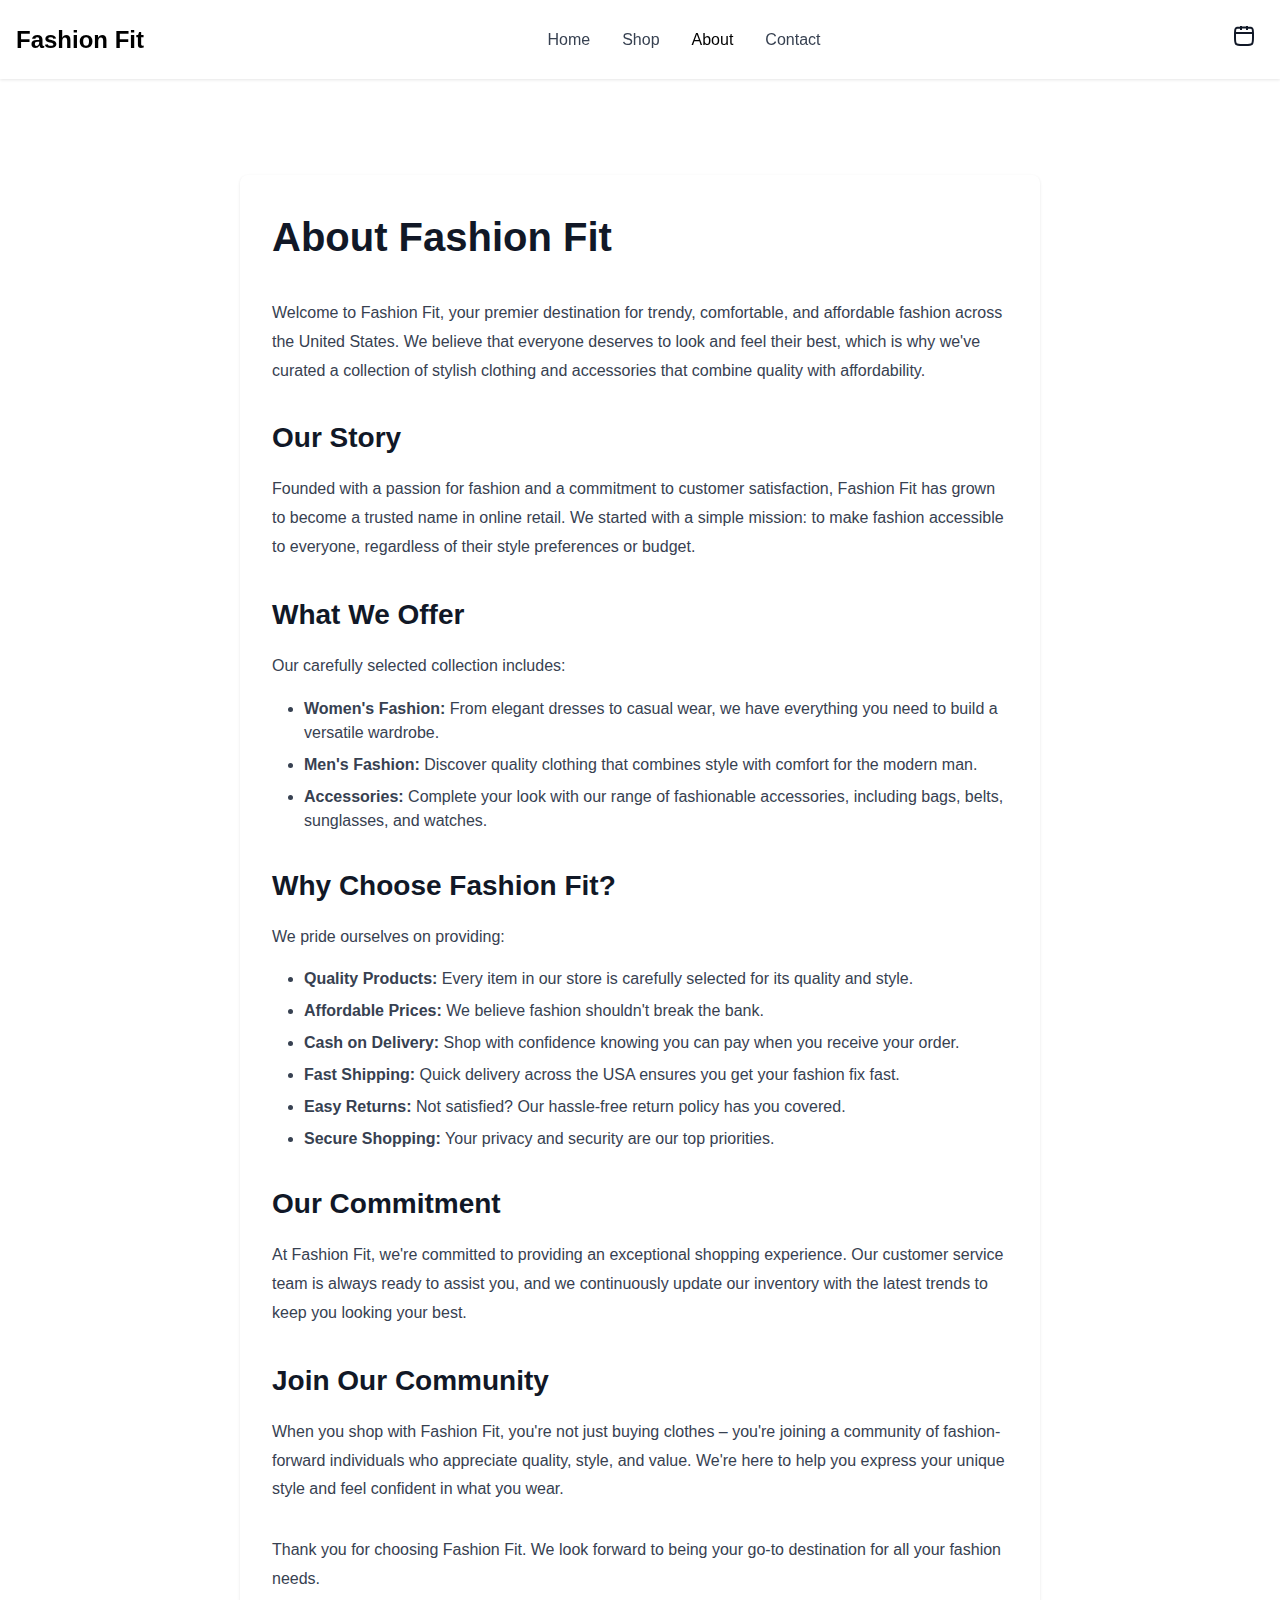
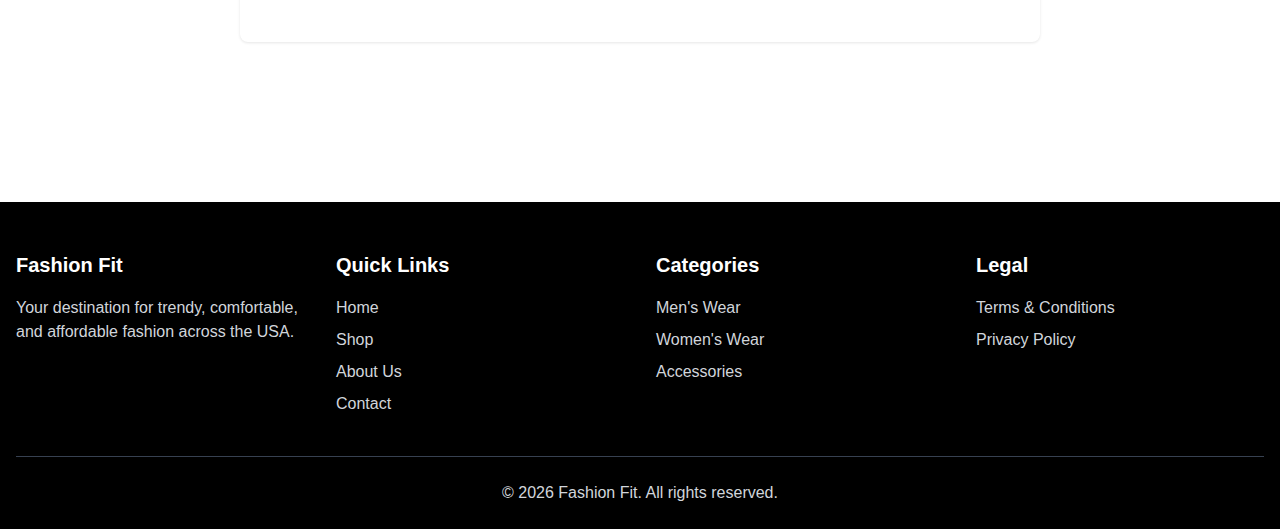
<file: about.html>
<!DOCTYPE html>
<html lang="en">
<head>
  <meta charset="UTF-8">
  <meta name="viewport" content="width=device-width, initial-scale=1.0">
  <meta name="description" content="About Fashion Fit - Your destination for trendy, affordable fashion.">
  <title>About Us - Fashion Fit</title>
  <link rel="stylesheet" href="styles.css">
</head>
<body>
  <!-- Header & Navigation -->
  <header class="header">
    <div class="container">
      <nav class="navbar">
        <a href="index.html" class="logo">Fashion Fit</a>
        
        <ul class="nav-links">
          <li><a href="index.html">Home</a></li>
          <li><a href="shop.html">Shop</a></li>
          <li><a href="about.html">About</a></li>
          <li><a href="contact.html">Contact</a></li>
        </ul>
        
        <div class="nav-actions">
          <a href="cart.html" class="cart-icon">
            <svg width="24" height="24" viewBox="0 0 24 24" fill="none" stroke="currentColor" stroke-width="2">
              <path d="M9 2L9 6M15 2L15 6M3.5 9.09h17M3 13.55V9.09C3 6.5 3 5.21 3.77 4.36 4.54 3.5 5.72 3.5 8.09 3.5h7.82c2.37 0 3.55 0 4.32.86.77.85.77 2.14.77 4.73v4.46c0 3.54 0 5.31-1.09 6.42C18.82 21.06 17.1 21.06 13.64 21.06h-3.28c-3.46 0-5.18 0-6.27-1.09C3 18.88 3 17.1 3 13.55Z"/>
            </svg>
            <span class="cart-count">0</span>
          </a>
          <button class="mobile-menu-btn">
            <svg width="24" height="24" viewBox="0 0 24 24" fill="none" stroke="currentColor" stroke-width="2">
              <line x1="3" y1="12" x2="21" y2="12"></line>
              <line x1="3" y1="6" x2="21" y2="6"></line>
              <line x1="3" y1="18" x2="21" y2="18"></line>
            </svg>
          </button>
        </div>
      </nav>
    </div>
  </header>

  <!-- About Content -->
  <section class="section">
    <div class="container">
      <div class="content-page">
        <h1>About Fashion Fit</h1>
        
        <p>Welcome to Fashion Fit, your premier destination for trendy, comfortable, and affordable fashion across the United States. We believe that everyone deserves to look and feel their best, which is why we've curated a collection of stylish clothing and accessories that combine quality with affordability.</p>
        
        <h2>Our Story</h2>
        <p>Founded with a passion for fashion and a commitment to customer satisfaction, Fashion Fit has grown to become a trusted name in online retail. We started with a simple mission: to make fashion accessible to everyone, regardless of their style preferences or budget.</p>
        
        <h2>What We Offer</h2>
        <p>Our carefully selected collection includes:</p>
        <ul>
          <li><strong>Women's Fashion:</strong> From elegant dresses to casual wear, we have everything you need to build a versatile wardrobe.</li>
          <li><strong>Men's Fashion:</strong> Discover quality clothing that combines style with comfort for the modern man.</li>
          <li><strong>Accessories:</strong> Complete your look with our range of fashionable accessories, including bags, belts, sunglasses, and watches.</li>
        </ul>
        
        <h2>Why Choose Fashion Fit?</h2>
        <p>We pride ourselves on providing:</p>
        <ul>
          <li><strong>Quality Products:</strong> Every item in our store is carefully selected for its quality and style.</li>
          <li><strong>Affordable Prices:</strong> We believe fashion shouldn't break the bank.</li>
          <li><strong>Cash on Delivery:</strong> Shop with confidence knowing you can pay when you receive your order.</li>
          <li><strong>Fast Shipping:</strong> Quick delivery across the USA ensures you get your fashion fix fast.</li>
          <li><strong>Easy Returns:</strong> Not satisfied? Our hassle-free return policy has you covered.</li>
          <li><strong>Secure Shopping:</strong> Your privacy and security are our top priorities.</li>
        </ul>
        
        <h2>Our Commitment</h2>
        <p>At Fashion Fit, we're committed to providing an exceptional shopping experience. Our customer service team is always ready to assist you, and we continuously update our inventory with the latest trends to keep you looking your best.</p>
        
        <h2>Join Our Community</h2>
        <p>When you shop with Fashion Fit, you're not just buying clothes – you're joining a community of fashion-forward individuals who appreciate quality, style, and value. We're here to help you express your unique style and feel confident in what you wear.</p>
        
        <p style="margin-top: 2rem;">Thank you for choosing Fashion Fit. We look forward to being your go-to destination for all your fashion needs.</p>
      </div>
    </div>
  </section>

  <!-- Footer -->
  <footer class="footer">
    <div class="container">
      <div class="footer-content">
        <div class="footer-section">
          <h3>Fashion Fit</h3>
          <p style="color: var(--color-gray-300); margin-top: 1rem;">Your destination for trendy, comfortable, and affordable fashion across the USA.</p>
        </div>
        <div class="footer-section">
          <h3>Quick Links</h3>
          <ul class="footer-links">
            <li><a href="index.html">Home</a></li>
            <li><a href="shop.html">Shop</a></li>
            <li><a href="about.html">About Us</a></li>
            <li><a href="contact.html">Contact</a></li>
          </ul>
        </div>
        <div class="footer-section">
          <h3>Categories</h3>
          <ul class="footer-links">
            <li><a href="shop.html?category=mens">Men's Wear</a></li>
            <li><a href="shop.html?category=womens">Women's Wear</a></li>
            <li><a href="shop.html?category=accessories">Accessories</a></li>
          </ul>
        </div>
        <div class="footer-section">
          <h3>Legal</h3>
          <ul class="footer-links">
            <li><a href="terms.html">Terms & Conditions</a></li>
            <li><a href="privacy.html">Privacy Policy</a></li>
          </ul>
        </div>
      </div>
      <div class="footer-bottom">
        <p>&copy; 2026 Fashion Fit. All rights reserved.</p>
      </div>
    </div>
  </footer>

  <script src="app.js"></script>
</body>
</html>
</file>
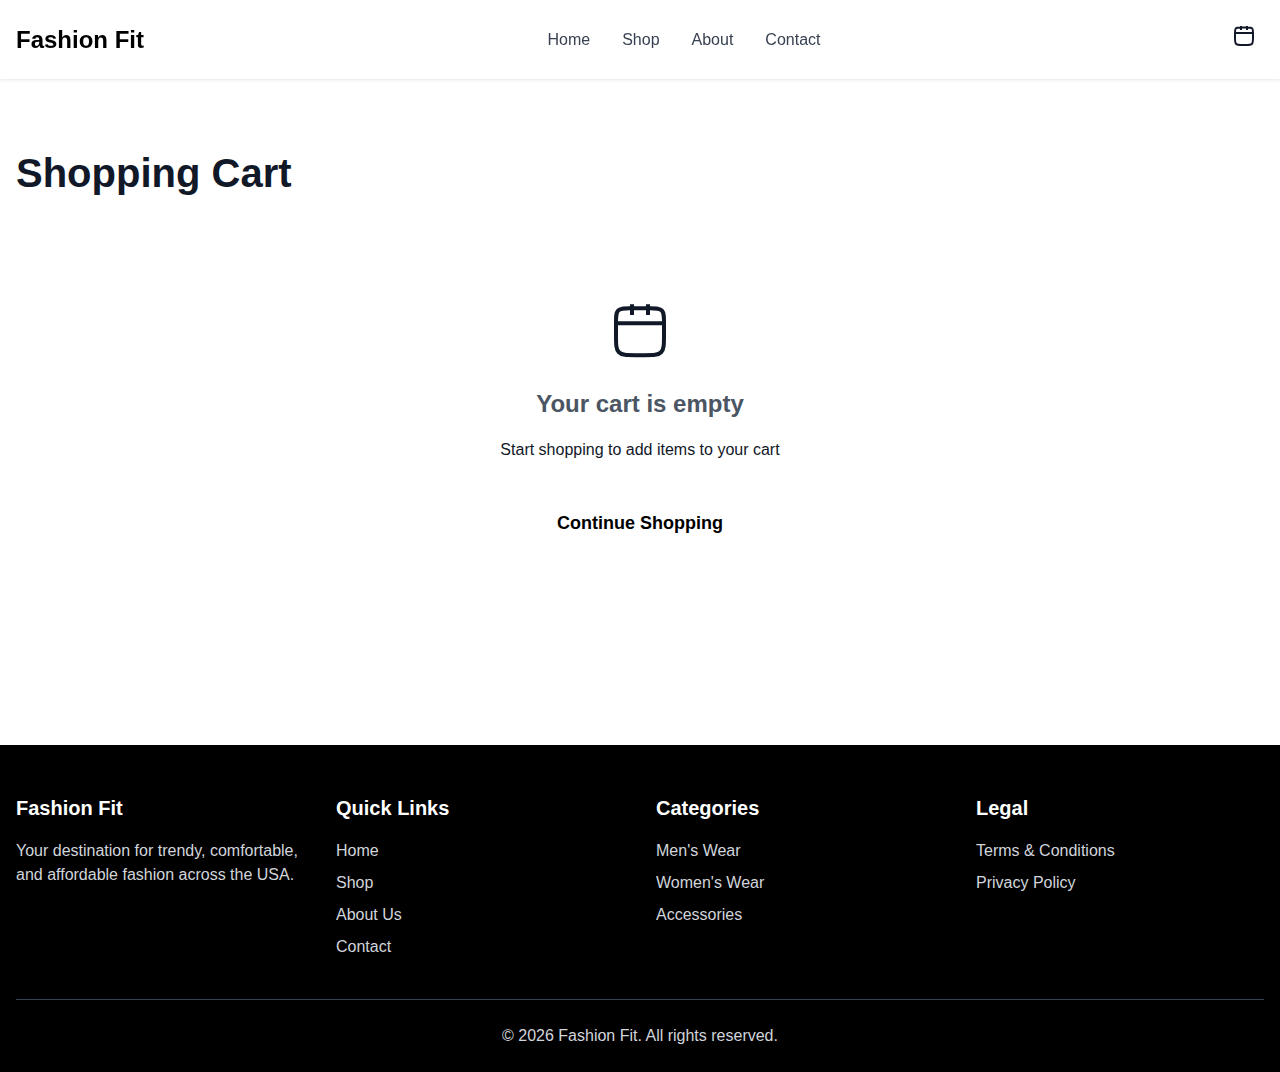
<file: cart.html>
<!DOCTYPE html>
<html lang="en">
<head>
  <meta charset="UTF-8">
  <meta name="viewport" content="width=device-width, initial-scale=1.0">
  <meta name="description" content="Shopping Cart - Fashion Fit">
  <title>Cart - Fashion Fit</title>
  <link rel="stylesheet" href="styles.css">
</head>
<body>
  <!-- Header & Navigation -->
  <header class="header">
    <div class="container">
      <nav class="navbar">
        <a href="index.html" class="logo">Fashion Fit</a>
        
        <ul class="nav-links">
          <li><a href="index.html">Home</a></li>
          <li><a href="shop.html">Shop</a></li>
          <li><a href="about.html">About</a></li>
          <li><a href="contact.html">Contact</a></li>
        </ul>
        
        <div class="nav-actions">
          <a href="cart.html" class="cart-icon">
            <svg width="24" height="24" viewBox="0 0 24 24" fill="none" stroke="currentColor" stroke-width="2">
              <path d="M9 2L9 6M15 2L15 6M3.5 9.09h17M3 13.55V9.09C3 6.5 3 5.21 3.77 4.36 4.54 3.5 5.72 3.5 8.09 3.5h7.82c2.37 0 3.55 0 4.32.86.77.85.77 2.14.77 4.73v4.46c0 3.54 0 5.31-1.09 6.42C18.82 21.06 17.1 21.06 13.64 21.06h-3.28c-3.46 0-5.18 0-6.27-1.09C3 18.88 3 17.1 3 13.55Z"/>
            </svg>
            <span class="cart-count">0</span>
          </a>
          <button class="mobile-menu-btn">
            <svg width="24" height="24" viewBox="0 0 24 24" fill="none" stroke="currentColor" stroke-width="2">
              <line x1="3" y1="12" x2="21" y2="12"></line>
              <line x1="3" y1="6" x2="21" y2="6"></line>
              <line x1="3" y1="18" x2="21" y2="18"></line>
            </svg>
          </button>
        </div>
      </nav>
    </div>
  </header>

  <!-- Cart Content -->
  <section class="section">
    <div class="container">
      <h1 style="font-size: 2.5rem; font-weight: bold; margin-bottom: 2rem;">Shopping Cart</h1>
      
      <div id="cart-content">
        <!-- Cart items will be rendered here -->
      </div>
      
      <!-- Empty State -->
      <div class="empty-state hidden" id="empty-cart">
        <svg width="64" height="64" viewBox="0 0 24 24" fill="none" stroke="currentColor" stroke-width="1.5" style="margin: 0 auto 1rem;">
          <path d="M9 2L9 6M15 2L15 6M3.5 9.09h17M3 13.55V9.09C3 6.5 3 5.21 3.77 4.36 4.54 3.5 5.72 3.5 8.09 3.5h7.82c2.37 0 3.55 0 4.32.86.77.85.77 2.14.77 4.73v4.46c0 3.54 0 5.31-1.09 6.42C18.82 21.06 17.1 21.06 13.64 21.06h-3.28c-3.46 0-5.18 0-6.27-1.09C3 18.88 3 17.1 3 13.55Z"/>
        </svg>
        <h2>Your cart is empty</h2>
        <p style="margin-bottom: 2rem;">Start shopping to add items to your cart</p>
        <a href="shop.html" class="btn btn-primary">Continue Shopping</a>
      </div>
    </div>
  </section>

  <!-- Footer -->
  <footer class="footer">
    <div class="container">
      <div class="footer-content">
        <div class="footer-section">
          <h3>Fashion Fit</h3>
          <p style="color: var(--color-gray-300); margin-top: 1rem;">Your destination for trendy, comfortable, and affordable fashion across the USA.</p>
        </div>
        <div class="footer-section">
          <h3>Quick Links</h3>
          <ul class="footer-links">
            <li><a href="index.html">Home</a></li>
            <li><a href="shop.html">Shop</a></li>
            <li><a href="about.html">About Us</a></li>
            <li><a href="contact.html">Contact</a></li>
          </ul>
        </div>
        <div class="footer-section">
          <h3>Categories</h3>
          <ul class="footer-links">
            <li><a href="shop.html?category=mens">Men's Wear</a></li>
            <li><a href="shop.html?category=womens">Women's Wear</a></li>
            <li><a href="shop.html?category=accessories">Accessories</a></li>
          </ul>
        </div>
        <div class="footer-section">
          <h3>Legal</h3>
          <ul class="footer-links">
            <li><a href="terms.html">Terms & Conditions</a></li>
            <li><a href="privacy.html">Privacy Policy</a></li>
          </ul>
        </div>
      </div>
      <div class="footer-bottom">
        <p>&copy; 2026 Fashion Fit. All rights reserved.</p>
      </div>
    </div>
  </footer>

  <script src="app.js"></script>
  <script>
    function renderCart() {
      const cart = cartManager.getCart();
      const cartContent = document.getElementById('cart-content');
      const emptyCart = document.getElementById('empty-cart');
      
      if (cart.length === 0) {
        cartContent.innerHTML = '';
        emptyCart.classList.remove('hidden');
        return;
      }
      
      emptyCart.classList.add('hidden');
      
      const cartHtml = `
        <div style="display: grid; grid-template-columns: 1fr; gap: 2rem;">
          <div>
            ${cart.map(item => `
              <div class="cart-item">
                <img src="${item.image}" alt="${item.name}" class="cart-item-image">
                <div class="cart-item-info">
                  <h3>${item.name}</h3>
                  <div class="cart-item-details">
                    <div>${item.category.replace('-', ' ')}</div>
                    ${item.size ? `<div>Size: ${item.size}</div>` : ''}
                    <div>Price: ${formatPrice(item.price)}</div>
                  </div>
                  <div class="quantity-controls">
                    <button class="quantity-btn" onclick="updateItemQuantity('${item.id}', '${item.size}', ${item.quantity - 1})">
                      <svg width="16" height="16" viewBox="0 0 24 24" fill="none" stroke="currentColor" stroke-width="2">
                        <line x1="5" y1="12" x2="19" y2="12"></line>
                      </svg>
                    </button>
                    <span class="quantity-display">${item.quantity}</span>
                    <button class="quantity-btn" onclick="updateItemQuantity('${item.id}', '${item.size}', ${item.quantity + 1})">
                      <svg width="16" height="16" viewBox="0 0 24 24" fill="none" stroke="currentColor" stroke-width="2">
                        <line x1="12" y1="5" x2="12" y2="19"></line>
                        <line x1="5" y1="12" x2="19" y2="12"></line>
                      </svg>
                    </button>
                  </div>
                </div>
                <div class="cart-item-actions" style="text-align: right;">
                  <div style="font-size: 1.25rem; font-weight: bold; margin-bottom: 1rem;">
                    ${formatPrice(item.price * item.quantity)}
                  </div>
                  <button class="remove-btn" onclick="removeItem('${item.id}', '${item.size}')">
                    Remove
                  </button>
                </div>
              </div>
            `).join('')}
          </div>
          
          <div class="cart-summary">
            <h2 style="font-size: 1.5rem; font-weight: bold; margin-bottom: 1.5rem;">Order Summary</h2>
            <div class="summary-row">
              <span>Subtotal</span>
              <span>${formatPrice(cartManager.getTotal())}</span>
            </div>
            <div class="summary-row">
              <span>Shipping</span>
              <span>Calculated at checkout</span>
            </div>
            <div class="summary-row summary-total">
              <span>Total</span>
              <span>${formatPrice(cartManager.getTotal())}</span>
            </div>
            <a href="checkout.html" class="btn btn-black" style="width: 100%; text-align: center; margin-top: 1rem;">
              Proceed to Checkout
            </a>
            <a href="shop.html" class="btn btn-outline" style="width: 100%; text-align: center; margin-top: 1rem;">
              Continue Shopping
            </a>
          </div>
        </div>
      `;
      
      cartContent.innerHTML = cartHtml;
    }
    
    function updateItemQuantity(productId, size, newQuantity) {
      if (newQuantity < 1) {
        removeItem(productId, size);
        return;
      }
      cartManager.updateQuantity(productId, size, newQuantity);
      renderCart();
    }
    
    function removeItem(productId, size) {
      if (confirm('Remove this item from cart?')) {
        cartManager.removeFromCart(productId, size);
        renderCart();
      }
    }
    
    document.addEventListener('DOMContentLoaded', function() {
      renderCart();
    });
  </script>
</body>
</html>
</file>
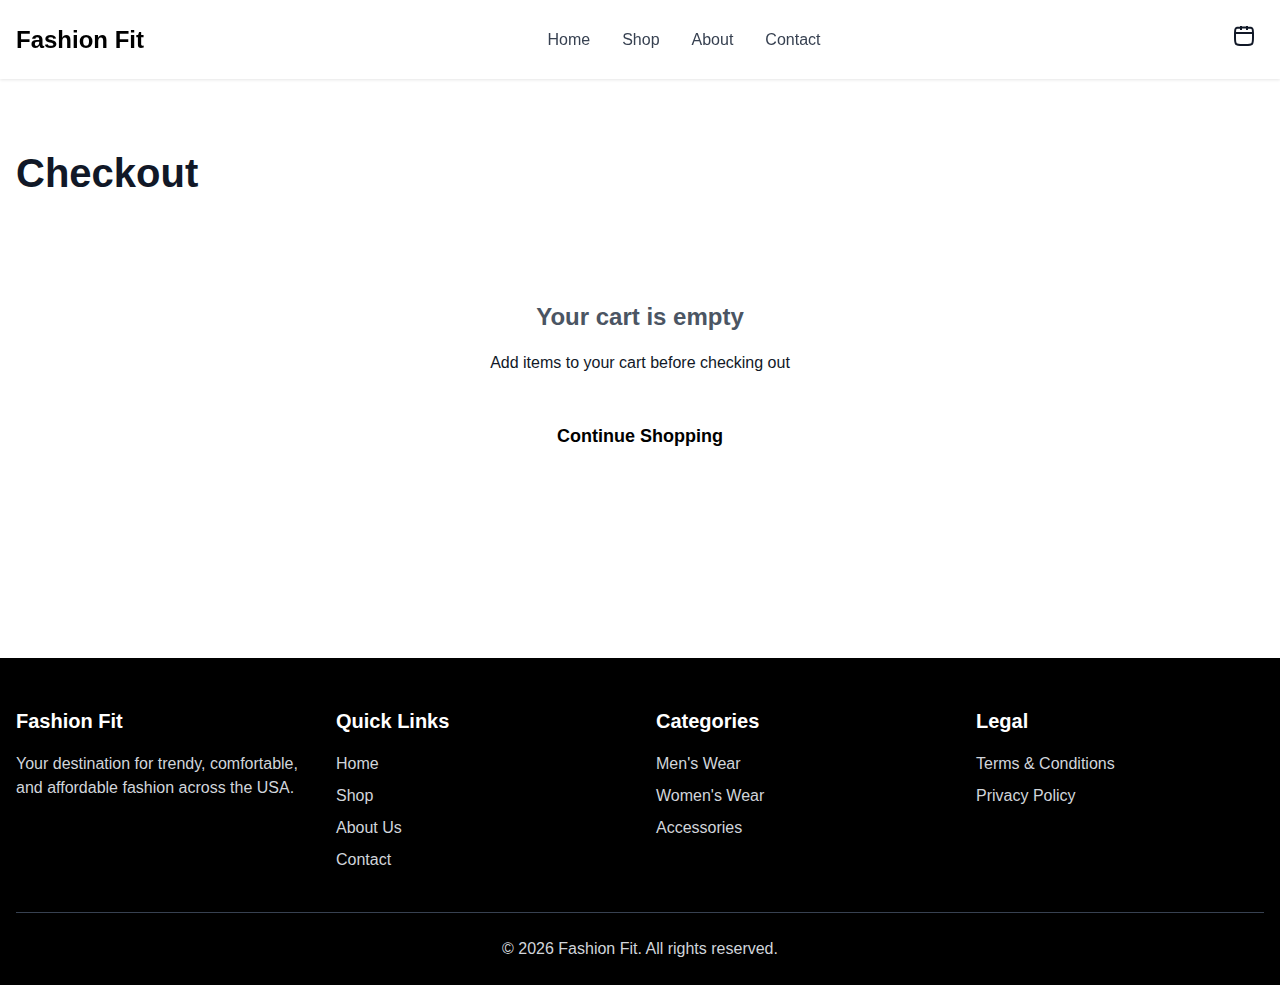
<file: checkout.html>
<!DOCTYPE html>
<html lang="en">
<head>
  <meta charset="UTF-8">
  <meta name="viewport" content="width=device-width, initial-scale=1.0">
  <meta name="description" content="Checkout - Fashion Fit">
  <title>Checkout - Fashion Fit</title>
  <link rel="stylesheet" href="styles.css">
</head>
<body>
  <!-- Header & Navigation -->
  <header class="header">
    <div class="container">
      <nav class="navbar">
        <a href="index.html" class="logo">Fashion Fit</a>
        
        <ul class="nav-links">
          <li><a href="index.html">Home</a></li>
          <li><a href="shop.html">Shop</a></li>
          <li><a href="about.html">About</a></li>
          <li><a href="contact.html">Contact</a></li>
        </ul>
        
        <div class="nav-actions">
          <a href="cart.html" class="cart-icon">
            <svg width="24" height="24" viewBox="0 0 24 24" fill="none" stroke="currentColor" stroke-width="2">
              <path d="M9 2L9 6M15 2L15 6M3.5 9.09h17M3 13.55V9.09C3 6.5 3 5.21 3.77 4.36 4.54 3.5 5.72 3.5 8.09 3.5h7.82c2.37 0 3.55 0 4.32.86.77.85.77 2.14.77 4.73v4.46c0 3.54 0 5.31-1.09 6.42C18.82 21.06 17.1 21.06 13.64 21.06h-3.28c-3.46 0-5.18 0-6.27-1.09C3 18.88 3 17.1 3 13.55Z"/>
            </svg>
            <span class="cart-count">0</span>
          </a>
          <button class="mobile-menu-btn">
            <svg width="24" height="24" viewBox="0 0 24 24" fill="none" stroke="currentColor" stroke-width="2">
              <line x1="3" y1="12" x2="21" y2="12"></line>
              <line x1="3" y1="6" x2="21" y2="6"></line>
              <line x1="3" y1="18" x2="21" y2="18"></line>
            </svg>
          </button>
        </div>
      </nav>
    </div>
  </header>

  <!-- Checkout Content -->
  <section class="section">
    <div class="container">
      <h1 style="font-size: 2.5rem; font-weight: bold; margin-bottom: 2rem;">Checkout</h1>
      
      <div id="checkout-content" style="display: grid; grid-template-columns: 1fr; gap: 2rem;">
        <!-- Checkout form and order summary -->
      </div>
      
      <!-- Empty Cart State -->
      <div class="empty-state hidden" id="empty-checkout">
        <h2>Your cart is empty</h2>
        <p style="margin-bottom: 2rem;">Add items to your cart before checking out</p>
        <a href="shop.html" class="btn btn-primary">Continue Shopping</a>
      </div>
    </div>
  </section>

  <!-- Footer -->
  <footer class="footer">
    <div class="container">
      <div class="footer-content">
        <div class="footer-section">
          <h3>Fashion Fit</h3>
          <p style="color: var(--color-gray-300); margin-top: 1rem;">Your destination for trendy, comfortable, and affordable fashion across the USA.</p>
        </div>
        <div class="footer-section">
          <h3>Quick Links</h3>
          <ul class="footer-links">
            <li><a href="index.html">Home</a></li>
            <li><a href="shop.html">Shop</a></li>
            <li><a href="about.html">About Us</a></li>
            <li><a href="contact.html">Contact</a></li>
          </ul>
        </div>
        <div class="footer-section">
          <h3>Categories</h3>
          <ul class="footer-links">
            <li><a href="shop.html?category=mens">Men's Wear</a></li>
            <li><a href="shop.html?category=womens">Women's Wear</a></li>
            <li><a href="shop.html?category=accessories">Accessories</a></li>
          </ul>
        </div>
        <div class="footer-section">
          <h3>Legal</h3>
          <ul class="footer-links">
            <li><a href="terms.html">Terms & Conditions</a></li>
            <li><a href="privacy.html">Privacy Policy</a></li>
          </ul>
        </div>
      </div>
      <div class="footer-bottom">
        <p>&copy; 2026 Fashion Fit. All rights reserved.</p>
      </div>
    </div>
  </footer>

  <script src="app.js"></script>
  <script>
    function renderCheckout() {
      const cart = cartManager.getCart();
      const checkoutContent = document.getElementById('checkout-content');
      const emptyCheckout = document.getElementById('empty-checkout');
      
      if (cart.length === 0) {
        checkoutContent.innerHTML = '';
        emptyCheckout.classList.remove('hidden');
        return;
      }
      
      emptyCheckout.classList.add('hidden');
      
      checkoutContent.innerHTML = `
        <div style="display: grid; grid-template-columns: 1fr 400px; gap: 2rem;">
          <div style="background: white; padding: 2rem; border-radius: var(--border-radius); box-shadow: 0 1px 3px rgba(0, 0, 0, 0.1);">
            <h2 style="font-size: 1.5rem; font-weight: bold; margin-bottom: 1.5rem;">Shipping Information</h2>
            
            <form id="checkout-form">
              <div class="form-grid">
                <div class="form-group">
                  <label class="form-label">First Name *</label>
                  <input type="text" class="form-input" id="firstName" required>
                  <span class="error-message hidden" id="firstName-error">Required</span>
                </div>
                
                <div class="form-group">
                  <label class="form-label">Last Name *</label>
                  <input type="text" class="form-input" id="lastName" required>
                  <span class="error-message hidden" id="lastName-error">Required</span>
                </div>
              </div>
              
              <div class="form-group">
                <label class="form-label">Email *</label>
                <input type="email" class="form-input" id="email" required>
                <span class="error-message hidden" id="email-error">Valid email required</span>
              </div>
              
              <div class="form-group">
                <label class="form-label">Phone Number *</label>
                <input type="tel" class="form-input" id="phone" required>
                <span class="error-message hidden" id="phone-error">Valid phone number required</span>
              </div>
              
              <div class="form-group">
                <label class="form-label">Address *</label>
                <input type="text" class="form-input" id="address" required>
                <span class="error-message hidden" id="address-error">Required</span>
              </div>
              
              <div class="form-grid">
                <div class="form-group">
                  <label class="form-label">City *</label>
                  <input type="text" class="form-input" id="city" required>
                  <span class="error-message hidden" id="city-error">Required</span>
                </div>
                
                <div class="form-group">
                  <label class="form-label">State *</label>
                  <select class="form-select" id="state" required>
                    <option value="">Select State</option>
                    <option value="AL">Alabama</option>
                    <option value="AK">Alaska</option>
                    <option value="AZ">Arizona</option>
                    <option value="AR">Arkansas</option>
                    <option value="CA">California</option>
                    <option value="CO">Colorado</option>
                    <option value="CT">Connecticut</option>
                    <option value="DE">Delaware</option>
                    <option value="FL">Florida</option>
                    <option value="GA">Georgia</option>
                    <option value="HI">Hawaii</option>
                    <option value="ID">Idaho</option>
                    <option value="IL">Illinois</option>
                    <option value="IN">Indiana</option>
                    <option value="IA">Iowa</option>
                    <option value="KS">Kansas</option>
                    <option value="KY">Kentucky</option>
                    <option value="LA">Louisiana</option>
                    <option value="ME">Maine</option>
                    <option value="MD">Maryland</option>
                    <option value="MA">Massachusetts</option>
                    <option value="MI">Michigan</option>
                    <option value="MN">Minnesota</option>
                    <option value="MS">Mississippi</option>
                    <option value="MO">Missouri</option>
                    <option value="MT">Montana</option>
                    <option value="NE">Nebraska</option>
                    <option value="NV">Nevada</option>
                    <option value="NH">New Hampshire</option>
                    <option value="NJ">New Jersey</option>
                    <option value="NM">New Mexico</option>
                    <option value="NY">New York</option>
                    <option value="NC">North Carolina</option>
                    <option value="ND">North Dakota</option>
                    <option value="OH">Ohio</option>
                    <option value="OK">Oklahoma</option>
                    <option value="OR">Oregon</option>
                    <option value="PA">Pennsylvania</option>
                    <option value="RI">Rhode Island</option>
                    <option value="SC">South Carolina</option>
                    <option value="SD">South Dakota</option>
                    <option value="TN">Tennessee</option>
                    <option value="TX">Texas</option>
                    <option value="UT">Utah</option>
                    <option value="VT">Vermont</option>
                    <option value="VA">Virginia</option>
                    <option value="WA">Washington</option>
                    <option value="WV">West Virginia</option>
                    <option value="WI">Wisconsin</option>
                    <option value="WY">Wyoming</option>
                  </select>
                  <span class="error-message hidden" id="state-error">Required</span>
                </div>
              </div>
              
              <div class="form-group">
                <label class="form-label">ZIP Code *</label>
                <input type="text" class="form-input" id="zipCode" required>
                <span class="error-message hidden" id="zipCode-error">Valid ZIP code required</span>
              </div>
              
              <div class="form-group">
                <label class="form-label">Delivery Notes (Optional)</label>
                <textarea class="form-textarea" id="notes" placeholder="Any special instructions for delivery"></textarea>
              </div>
              
              <div style="background: var(--color-gray-50); padding: 1rem; border-radius: var(--border-radius); margin-bottom: 1.5rem;">
                <div style="display: flex; align-items: center; gap: 0.5rem;">
                  <svg width="24" height="24" viewBox="0 0 24 24" fill="none" stroke="currentColor" stroke-width="2">
                    <path d="M16 11V7a4 4 0 00-8 0v4M5 9h14l1 12H4L5 9z"></path>
                  </svg>
                  <strong>Payment Method: Cash on Delivery (COD)</strong>
                </div>
                <p style="margin-top: 0.5rem; color: var(--color-gray-600);">
                  Pay in cash when your order is delivered to your doorstep.
                </p>
              </div>
              
              <button type="submit" class="btn btn-black" style="width: 100%;">
                Place Order
              </button>
            </form>
          </div>
          
          <div class="cart-summary">
            <h2 style="font-size: 1.5rem; font-weight: bold; margin-bottom: 1.5rem;">Order Summary</h2>
            
            <div style="margin-bottom: 1.5rem; max-height: 300px; overflow-y: auto;">
              ${cart.map(item => `
                <div style="display: flex; gap: 1rem; margin-bottom: 1rem; padding-bottom: 1rem; border-bottom: 1px solid var(--color-gray-200);">
                  <img src="${item.image}" alt="${item.name}" style="width: 60px; height: 60px; object-fit: cover; border-radius: var(--border-radius);">
                  <div style="flex: 1;">
                    <div style="font-weight: 600; margin-bottom: 0.25rem;">${item.name}</div>
                    <div style="font-size: 0.875rem; color: var(--color-gray-600);">
                      ${item.size ? `Size: ${item.size} | ` : ''}Qty: ${item.quantity}
                    </div>
                    <div style="font-weight: 600; margin-top: 0.25rem;">${formatPrice(item.price * item.quantity)}</div>
                  </div>
                </div>
              `).join('')}
            </div>
            
            <div class="summary-row">
              <span>Subtotal</span>
              <span>${formatPrice(cartManager.getTotal())}</span>
            </div>
            <div class="summary-row">
              <span>Shipping</span>
              <span>$0.00</span>
            </div>
            <div class="summary-row summary-total">
              <span>Total</span>
              <span>${formatPrice(cartManager.getTotal())}</span>
            </div>
          </div>
        </div>
      `;
      
      // Add form submission handler
      document.getElementById('checkout-form').addEventListener('submit', handleCheckout);
    }
    
    function handleCheckout(e) {
      e.preventDefault();
      
      // Validate form
      const fields = {
        firstName: { required: true, pattern: /^[a-zA-Z\s]+$/ },
        lastName: { required: true, pattern: /^[a-zA-Z\s]+$/ },
        email: { required: true, pattern: /^[^\s@]+@[^\s@]+\.[^\s@]+$/ },
        phone: { required: true, pattern: /^\(?([0-9]{3})\)?[-. ]?([0-9]{3})[-. ]?([0-9]{4})$/ },
        address: { required: true },
        city: { required: true },
        state: { required: true },
        zipCode: { required: true, pattern: /^\d{5}(-\d{4})?$/ }
      };
      
      let isValid = true;
      
      for (const [fieldName, rules] of Object.entries(fields)) {
        const field = document.getElementById(fieldName);
        const errorEl = document.getElementById(`${fieldName}-error`);
        const value = field.value.trim();
        
        if (rules.required && !value) {
          errorEl.classList.remove('hidden');
          field.style.borderColor = '#ef4444';
          isValid = false;
        } else if (rules.pattern && !rules.pattern.test(value)) {
          errorEl.classList.remove('hidden');
          field.style.borderColor = '#ef4444';
          isValid = false;
        } else {
          errorEl.classList.add('hidden');
          field.style.borderColor = '';
        }
      }
      
      if (!isValid) {
        alert('Please fill in all required fields correctly');
        return;
      }
      
      // Collect form data
      const orderData = {
        firstName: document.getElementById('firstName').value,
        lastName: document.getElementById('lastName').value,
        email: document.getElementById('email').value,
        phone: document.getElementById('phone').value,
        address: document.getElementById('address').value,
        city: document.getElementById('city').value,
        state: document.getElementById('state').value,
        zipCode: document.getElementById('zipCode').value,
        notes: document.getElementById('notes').value,
        items: cartManager.getCart(),
        total: cartManager.getTotal(),
        orderDate: new Date().toISOString(),
        paymentMethod: 'COD'
      };
      
      // Save order to localStorage (for demo purposes)
      const orders = JSON.parse(localStorage.getItem('fashionfit_orders') || '[]');
      orders.push(orderData);
      localStorage.setItem('fashionfit_orders', JSON.stringify(orders));
      
      // Clear cart
      cartManager.clearCart();
      
      // Show success and redirect
      alert('Order placed successfully! You will receive a confirmation email shortly.');
      window.location.href = 'index.html';
    }
    
    document.addEventListener('DOMContentLoaded', function() {
      renderCheckout();
    });
  </script>
</body>
</html>
</file>
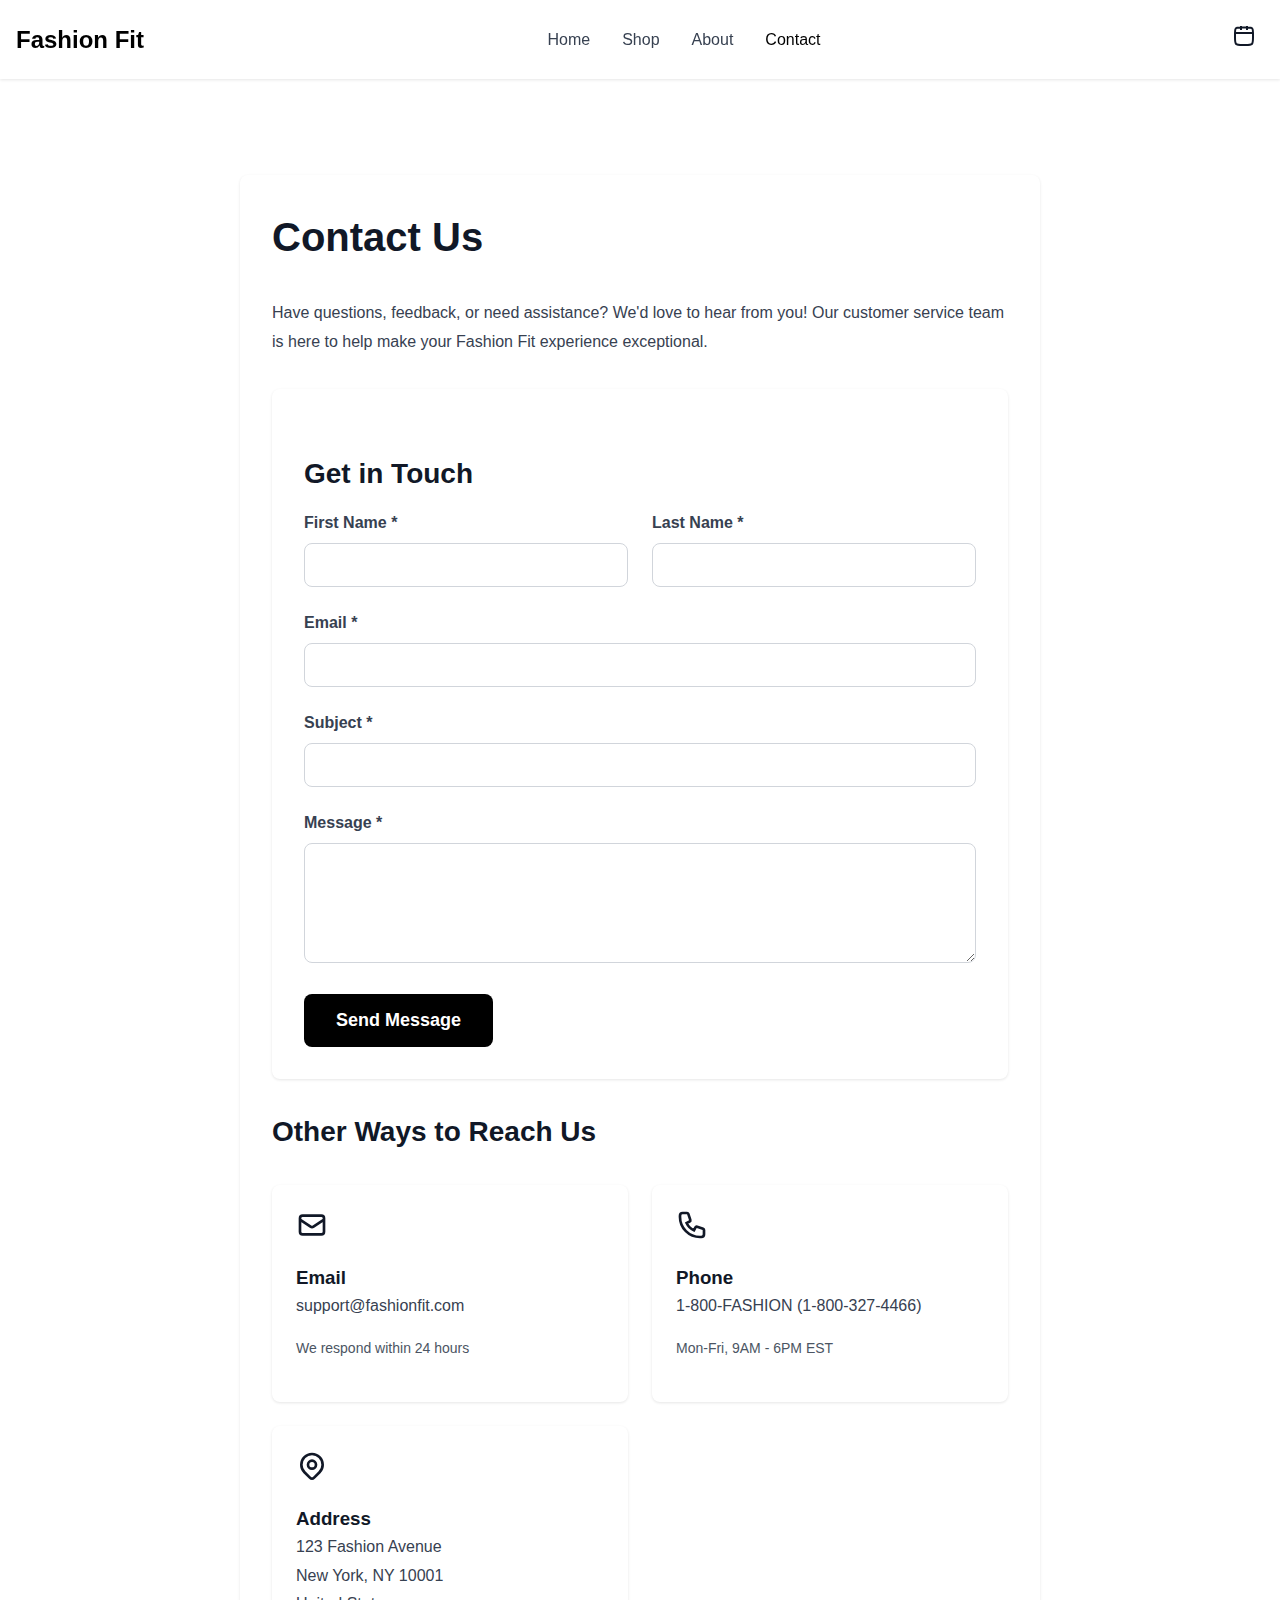
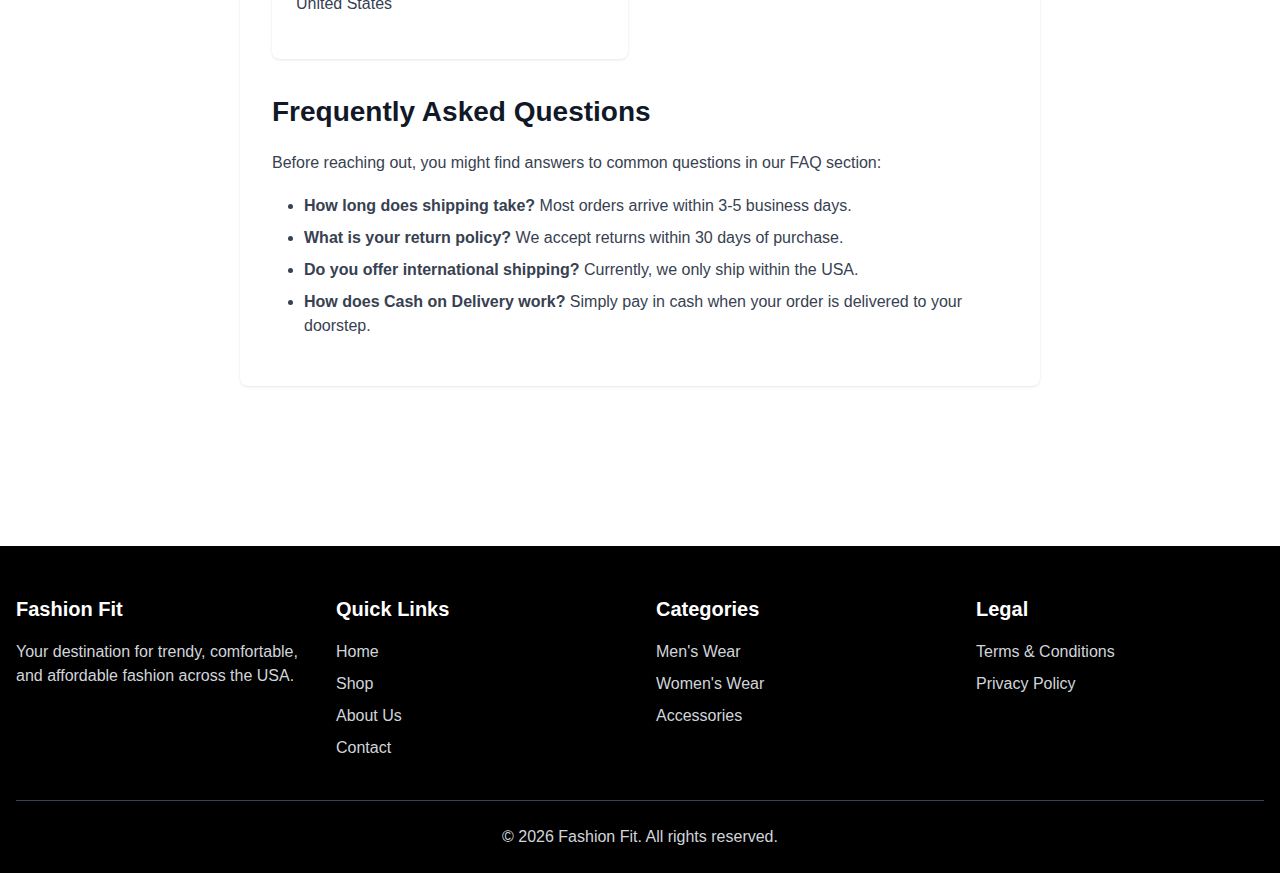
<file: contact.html>
<!DOCTYPE html>
<html lang="en">
<head>
  <meta charset="UTF-8">
  <meta name="viewport" content="width=device-width, initial-scale=1.0">
  <meta name="description" content="Contact Fashion Fit - Get in touch with us.">
  <title>Contact Us - Fashion Fit</title>
  <link rel="stylesheet" href="styles.css">
</head>
<body>
  <!-- Header & Navigation -->
  <header class="header">
    <div class="container">
      <nav class="navbar">
        <a href="index.html" class="logo">Fashion Fit</a>
        
        <ul class="nav-links">
          <li><a href="index.html">Home</a></li>
          <li><a href="shop.html">Shop</a></li>
          <li><a href="about.html">About</a></li>
          <li><a href="contact.html">Contact</a></li>
        </ul>
        
        <div class="nav-actions">
          <a href="cart.html" class="cart-icon">
            <svg width="24" height="24" viewBox="0 0 24 24" fill="none" stroke="currentColor" stroke-width="2">
              <path d="M9 2L9 6M15 2L15 6M3.5 9.09h17M3 13.55V9.09C3 6.5 3 5.21 3.77 4.36 4.54 3.5 5.72 3.5 8.09 3.5h7.82c2.37 0 3.55 0 4.32.86.77.85.77 2.14.77 4.73v4.46c0 3.54 0 5.31-1.09 6.42C18.82 21.06 17.1 21.06 13.64 21.06h-3.28c-3.46 0-5.18 0-6.27-1.09C3 18.88 3 17.1 3 13.55Z"/>
            </svg>
            <span class="cart-count">0</span>
          </a>
          <button class="mobile-menu-btn">
            <svg width="24" height="24" viewBox="0 0 24 24" fill="none" stroke="currentColor" stroke-width="2">
              <line x1="3" y1="12" x2="21" y2="12"></line>
              <line x1="3" y1="6" x2="21" y2="6"></line>
              <line x1="3" y1="18" x2="21" y2="18"></line>
            </svg>
          </button>
        </div>
      </nav>
    </div>
  </header>

  <!-- Contact Content -->
  <section class="section">
    <div class="container">
      <div class="content-page">
        <h1>Contact Us</h1>
        
        <p>Have questions, feedback, or need assistance? We'd love to hear from you! Our customer service team is here to help make your Fashion Fit experience exceptional.</p>
        
        <div style="background: white; padding: 2rem; border-radius: var(--border-radius); box-shadow: 0 1px 3px rgba(0, 0, 0, 0.1); margin: 2rem 0;">
          <h2>Get in Touch</h2>
          
          <form id="contact-form">
            <div class="form-grid">
              <div class="form-group">
                <label class="form-label">First Name *</label>
                <input type="text" class="form-input" id="contactFirstName" required>
              </div>
              
              <div class="form-group">
                <label class="form-label">Last Name *</label>
                <input type="text" class="form-input" id="contactLastName" required>
              </div>
            </div>
            
            <div class="form-group">
              <label class="form-label">Email *</label>
              <input type="email" class="form-input" id="contactEmail" required>
            </div>
            
            <div class="form-group">
              <label class="form-label">Subject *</label>
              <input type="text" class="form-input" id="contactSubject" required>
            </div>
            
            <div class="form-group">
              <label class="form-label">Message *</label>
              <textarea class="form-textarea" id="contactMessage" required></textarea>
            </div>
            
            <button type="submit" class="btn btn-black">Send Message</button>
          </form>
        </div>
        
        <h2>Other Ways to Reach Us</h2>
        
        <div style="display: grid; grid-template-columns: repeat(auto-fit, minmax(250px, 1fr)); gap: 1.5rem; margin-top: 2rem;">
          <div style="background: white; padding: 1.5rem; border-radius: var(--border-radius); box-shadow: 0 1px 3px rgba(0, 0, 0, 0.1);">
            <svg width="32" height="32" viewBox="0 0 24 24" fill="none" stroke="currentColor" stroke-width="2" style="margin-bottom: 1rem;">
              <path d="M3 8l7.89 5.26a2 2 0 002.22 0L21 8M5 19h14a2 2 0 002-2V7a2 2 0 00-2-2H5a2 2 0 00-2 2v10a2 2 0 002 2z"></path>
            </svg>
            <h3>Email</h3>
            <p>support@fashionfit.com</p>
            <p style="font-size: 0.875rem; color: var(--color-gray-600); margin-top: 0.5rem;">We respond within 24 hours</p>
          </div>
          
          <div style="background: white; padding: 1.5rem; border-radius: var(--border-radius); box-shadow: 0 1px 3px rgba(0, 0, 0, 0.1);">
            <svg width="32" height="32" viewBox="0 0 24 24" fill="none" stroke="currentColor" stroke-width="2" style="margin-bottom: 1rem;">
              <path d="M3 5a2 2 0 012-2h3.28a1 1 0 01.948.684l1.498 4.493a1 1 0 01-.502 1.21l-2.257 1.13a11.042 11.042 0 005.516 5.516l1.13-2.257a1 1 0 011.21-.502l4.493 1.498a1 1 0 01.684.949V19a2 2 0 01-2 2h-1C9.716 21 3 14.284 3 6V5z"></path>
            </svg>
            <h3>Phone</h3>
            <p>1-800-FASHION (1-800-327-4466)</p>
            <p style="font-size: 0.875rem; color: var(--color-gray-600); margin-top: 0.5rem;">Mon-Fri, 9AM - 6PM EST</p>
          </div>
          
          <div style="background: white; padding: 1.5rem; border-radius: var(--border-radius); box-shadow: 0 1px 3px rgba(0, 0, 0, 0.1);">
            <svg width="32" height="32" viewBox="0 0 24 24" fill="none" stroke="currentColor" stroke-width="2" style="margin-bottom: 1rem;">
              <path d="M17.657 16.657L13.414 20.9a1.998 1.998 0 01-2.827 0l-4.244-4.243a8 8 0 1111.314 0z"></path>
              <path d="M15 11a3 3 0 11-6 0 3 3 0 016 0z"></path>
            </svg>
            <h3>Address</h3>
            <p>123 Fashion Avenue<br>New York, NY 10001<br>United States</p>
          </div>
        </div>
        
        <h2>Frequently Asked Questions</h2>
        <p>Before reaching out, you might find answers to common questions in our FAQ section:</p>
        <ul>
          <li><strong>How long does shipping take?</strong> Most orders arrive within 3-5 business days.</li>
          <li><strong>What is your return policy?</strong> We accept returns within 30 days of purchase.</li>
          <li><strong>Do you offer international shipping?</strong> Currently, we only ship within the USA.</li>
          <li><strong>How does Cash on Delivery work?</strong> Simply pay in cash when your order is delivered to your doorstep.</li>
        </ul>
      </div>
    </div>
  </section>

  <!-- Footer -->
  <footer class="footer">
    <div class="container">
      <div class="footer-content">
        <div class="footer-section">
          <h3>Fashion Fit</h3>
          <p style="color: var(--color-gray-300); margin-top: 1rem;">Your destination for trendy, comfortable, and affordable fashion across the USA.</p>
        </div>
        <div class="footer-section">
          <h3>Quick Links</h3>
          <ul class="footer-links">
            <li><a href="index.html">Home</a></li>
            <li><a href="shop.html">Shop</a></li>
            <li><a href="about.html">About Us</a></li>
            <li><a href="contact.html">Contact</a></li>
          </ul>
        </div>
        <div class="footer-section">
          <h3>Categories</h3>
          <ul class="footer-links">
            <li><a href="shop.html?category=mens">Men's Wear</a></li>
            <li><a href="shop.html?category=womens">Women's Wear</a></li>
            <li><a href="shop.html?category=accessories">Accessories</a></li>
          </ul>
        </div>
        <div class="footer-section">
          <h3>Legal</h3>
          <ul class="footer-links">
            <li><a href="terms.html">Terms & Conditions</a></li>
            <li><a href="privacy.html">Privacy Policy</a></li>
          </ul>
        </div>
      </div>
      <div class="footer-bottom">
        <p>&copy; 2026 Fashion Fit. All rights reserved.</p>
      </div>
    </div>
  </footer>

  <script src="app.js"></script>
  <script>
    document.getElementById('contact-form').addEventListener('submit', function(e) {
      e.preventDefault();
      
      const formData = {
        firstName: document.getElementById('contactFirstName').value,
        lastName: document.getElementById('contactLastName').value,
        email: document.getElementById('contactEmail').value,
        subject: document.getElementById('contactSubject').value,
        message: document.getElementById('contactMessage').value,
        date: new Date().toISOString()
      };
      
      // Save to localStorage (demo purposes)
      const contacts = JSON.parse(localStorage.getItem('fashionfit_contacts') || '[]');
      contacts.push(formData);
      localStorage.setItem('fashionfit_contacts', JSON.stringify(contacts));
      
      alert('Thank you for contacting us! We will get back to you within 24 hours.');
      this.reset();
    });
  </script>
</body>
</html>
</file>
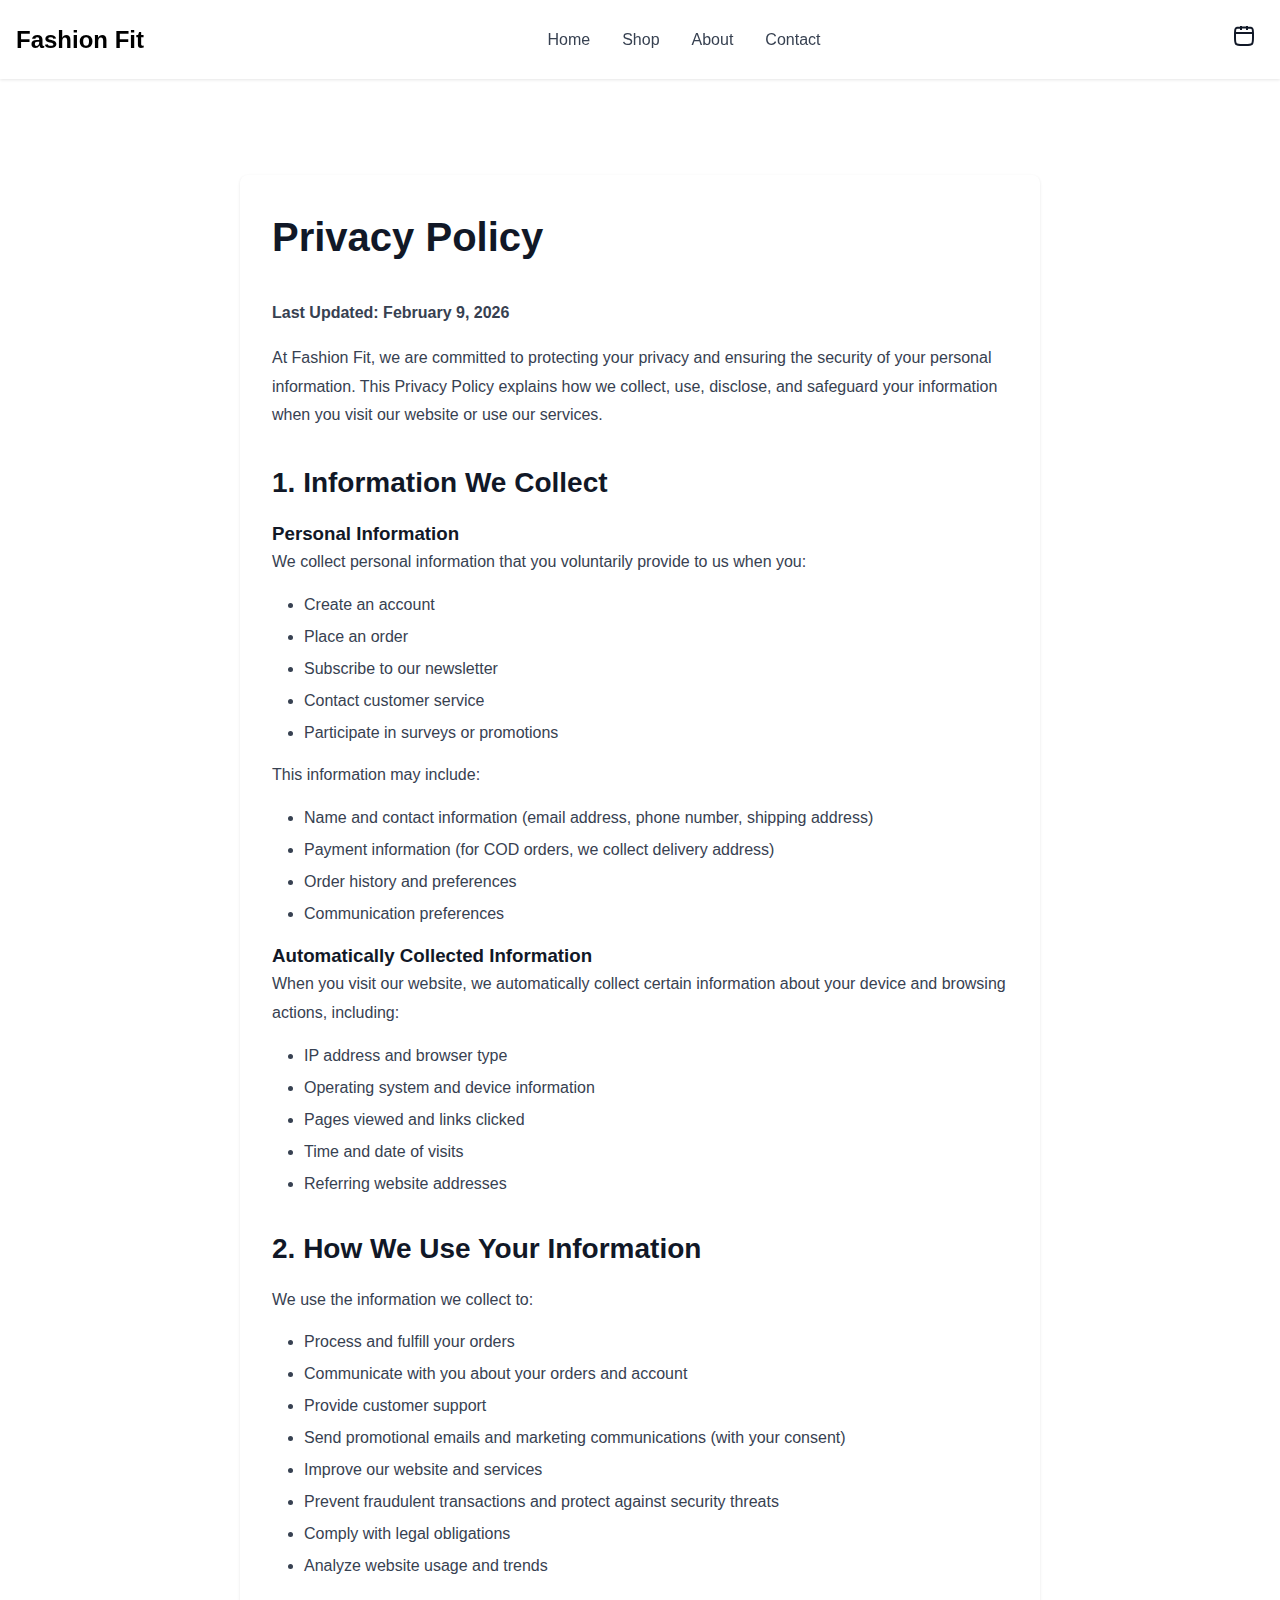
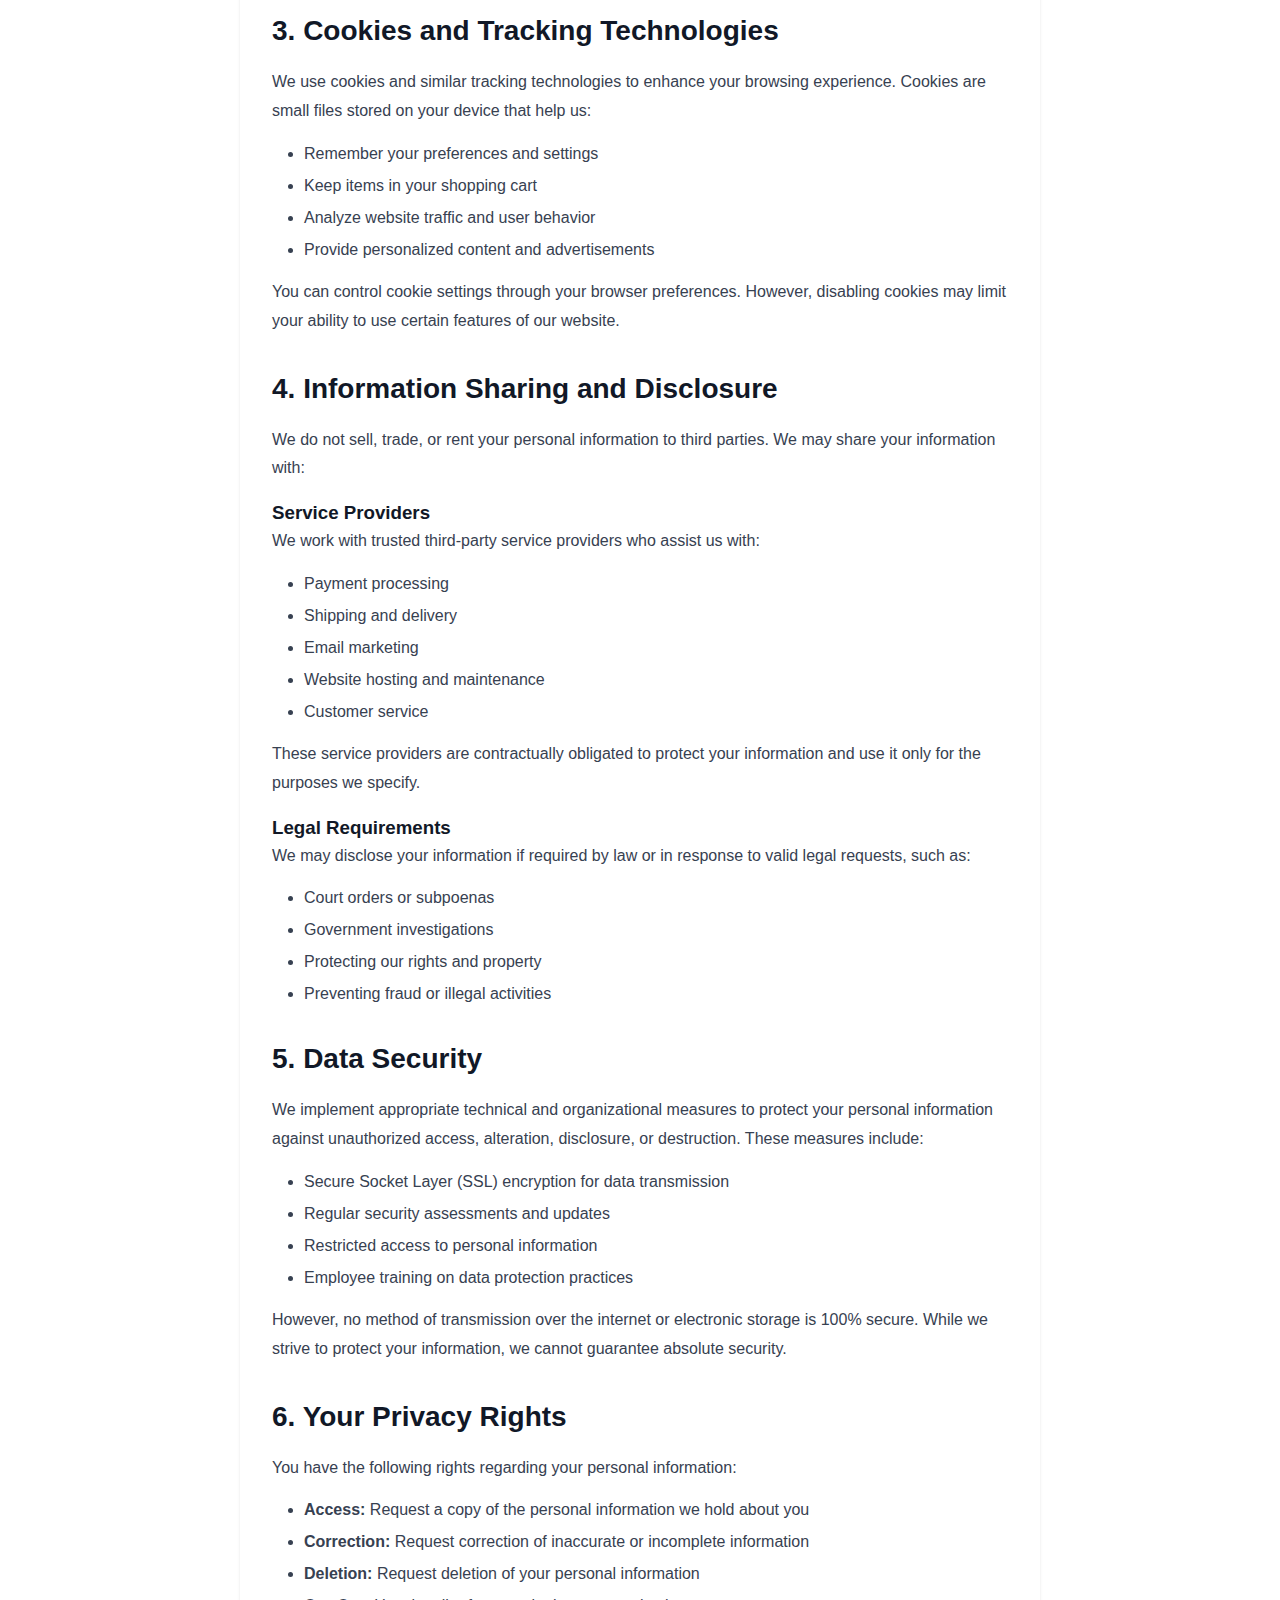
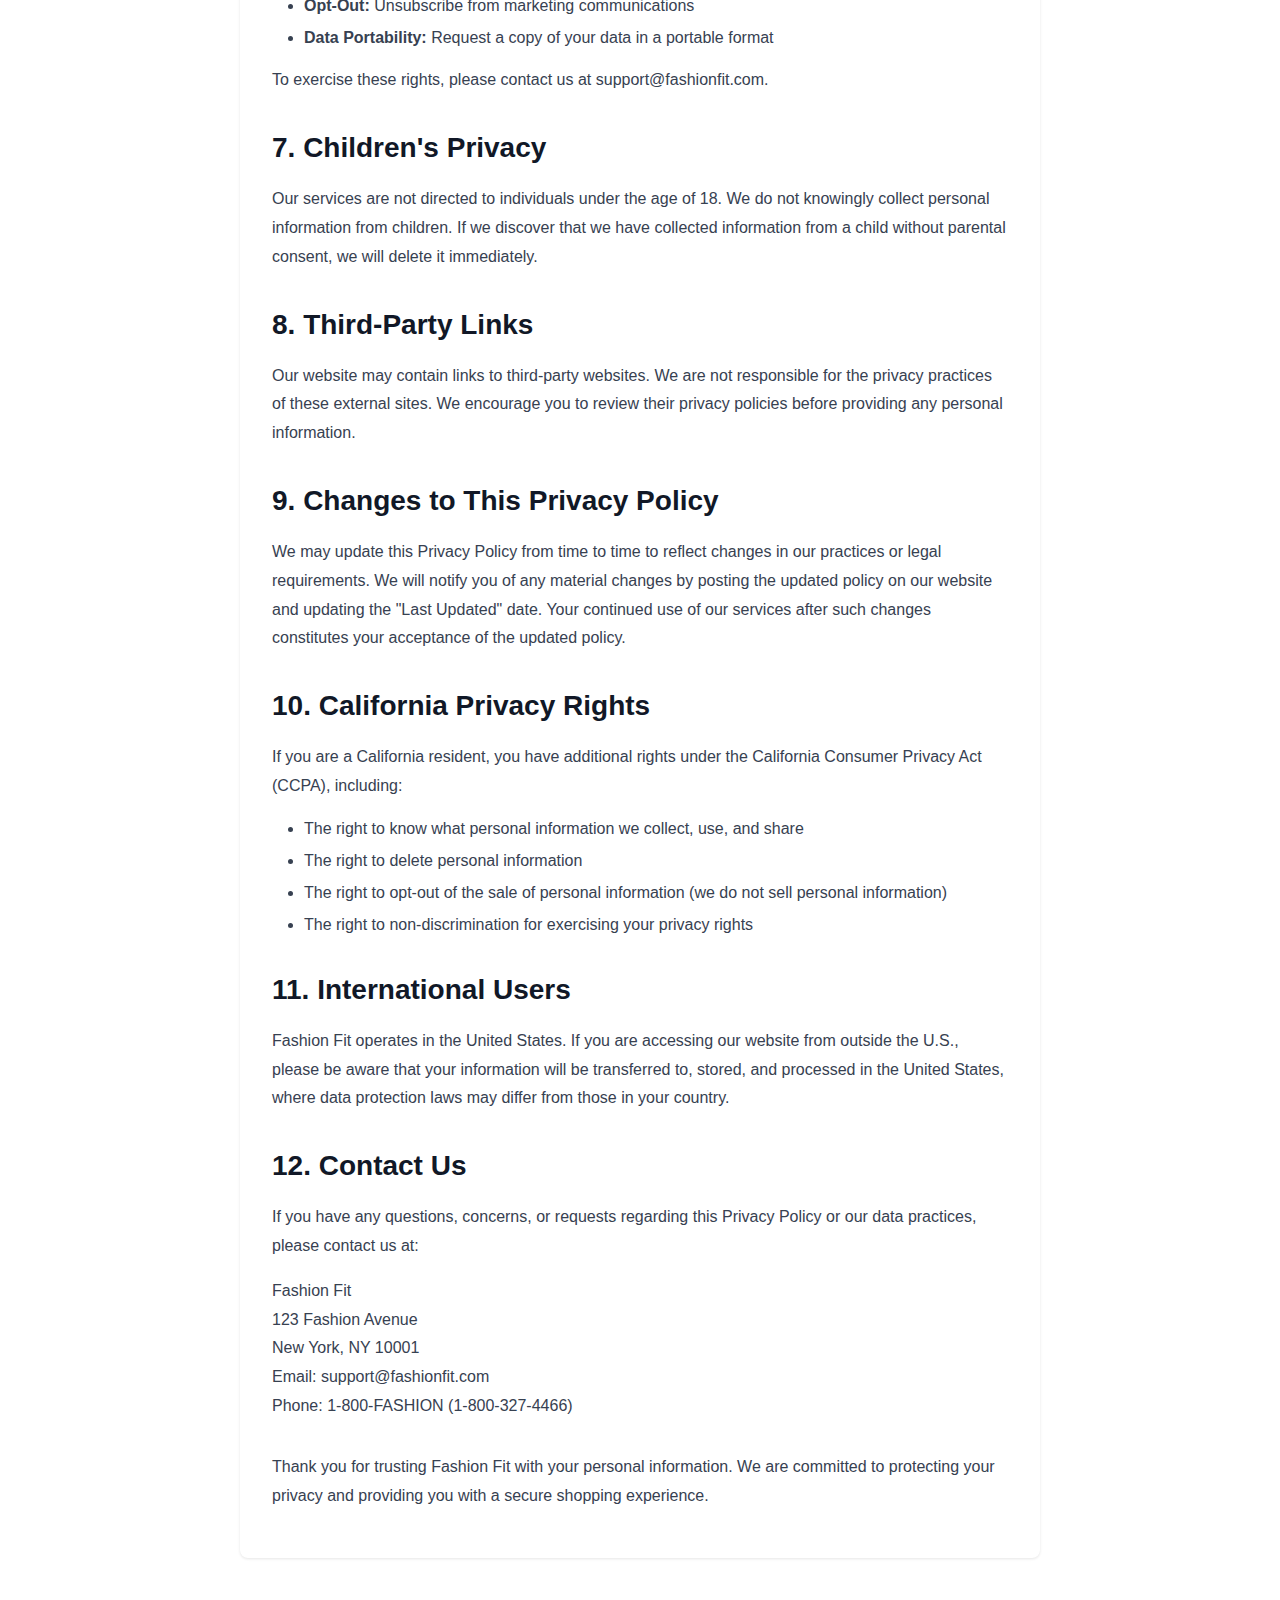
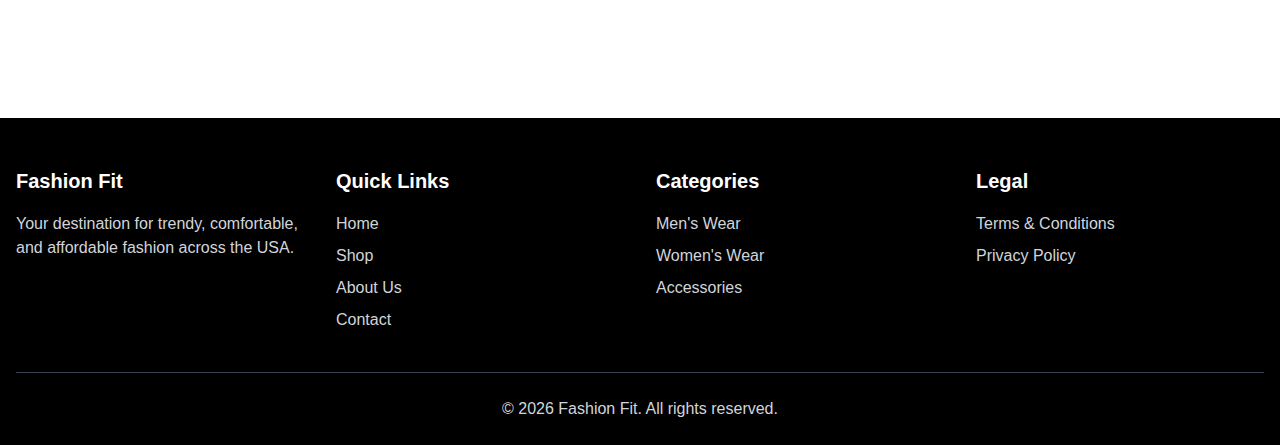
<file: privacy.html>
<!DOCTYPE html>
<html lang="en">
<head>
  <meta charset="UTF-8">
  <meta name="viewport" content="width=device-width, initial-scale=1.0">
  <meta name="description" content="Privacy Policy - Fashion Fit">
  <title>Privacy Policy - Fashion Fit</title>
  <link rel="stylesheet" href="styles.css">
</head>
<body>
  <!-- Header & Navigation -->
  <header class="header">
    <div class="container">
      <nav class="navbar">
        <a href="index.html" class="logo">Fashion Fit</a>
        
        <ul class="nav-links">
          <li><a href="index.html">Home</a></li>
          <li><a href="shop.html">Shop</a></li>
          <li><a href="about.html">About</a></li>
          <li><a href="contact.html">Contact</a></li>
        </ul>
        
        <div class="nav-actions">
          <a href="cart.html" class="cart-icon">
            <svg width="24" height="24" viewBox="0 0 24 24" fill="none" stroke="currentColor" stroke-width="2">
              <path d="M9 2L9 6M15 2L15 6M3.5 9.09h17M3 13.55V9.09C3 6.5 3 5.21 3.77 4.36 4.54 3.5 5.72 3.5 8.09 3.5h7.82c2.37 0 3.55 0 4.32.86.77.85.77 2.14.77 4.73v4.46c0 3.54 0 5.31-1.09 6.42C18.82 21.06 17.1 21.06 13.64 21.06h-3.28c-3.46 0-5.18 0-6.27-1.09C3 18.88 3 17.1 3 13.55Z"/>
            </svg>
            <span class="cart-count">0</span>
          </a>
          <button class="mobile-menu-btn">
            <svg width="24" height="24" viewBox="0 0 24 24" fill="none" stroke="currentColor" stroke-width="2">
              <line x1="3" y1="12" x2="21" y2="12"></line>
              <line x1="3" y1="6" x2="21" y2="6"></line>
              <line x1="3" y1="18" x2="21" y2="18"></line>
            </svg>
          </button>
        </div>
      </nav>
    </div>
  </header>

  <!-- Privacy Content -->
  <section class="section">
    <div class="container">
      <div class="content-page">
        <h1>Privacy Policy</h1>
        
        <p><strong>Last Updated: February 9, 2026</strong></p>
        
        <p>At Fashion Fit, we are committed to protecting your privacy and ensuring the security of your personal information. This Privacy Policy explains how we collect, use, disclose, and safeguard your information when you visit our website or use our services.</p>
        
        <h2>1. Information We Collect</h2>
        
        <h3>Personal Information</h3>
        <p>We collect personal information that you voluntarily provide to us when you:</p>
        <ul>
          <li>Create an account</li>
          <li>Place an order</li>
          <li>Subscribe to our newsletter</li>
          <li>Contact customer service</li>
          <li>Participate in surveys or promotions</li>
        </ul>
        
        <p>This information may include:</p>
        <ul>
          <li>Name and contact information (email address, phone number, shipping address)</li>
          <li>Payment information (for COD orders, we collect delivery address)</li>
          <li>Order history and preferences</li>
          <li>Communication preferences</li>
        </ul>
        
        <h3>Automatically Collected Information</h3>
        <p>When you visit our website, we automatically collect certain information about your device and browsing actions, including:</p>
        <ul>
          <li>IP address and browser type</li>
          <li>Operating system and device information</li>
          <li>Pages viewed and links clicked</li>
          <li>Time and date of visits</li>
          <li>Referring website addresses</li>
        </ul>
        
        <h2>2. How We Use Your Information</h2>
        <p>We use the information we collect to:</p>
        <ul>
          <li>Process and fulfill your orders</li>
          <li>Communicate with you about your orders and account</li>
          <li>Provide customer support</li>
          <li>Send promotional emails and marketing communications (with your consent)</li>
          <li>Improve our website and services</li>
          <li>Prevent fraudulent transactions and protect against security threats</li>
          <li>Comply with legal obligations</li>
          <li>Analyze website usage and trends</li>
        </ul>
        
        <h2>3. Cookies and Tracking Technologies</h2>
        <p>We use cookies and similar tracking technologies to enhance your browsing experience. Cookies are small files stored on your device that help us:</p>
        <ul>
          <li>Remember your preferences and settings</li>
          <li>Keep items in your shopping cart</li>
          <li>Analyze website traffic and user behavior</li>
          <li>Provide personalized content and advertisements</li>
        </ul>
        <p>You can control cookie settings through your browser preferences. However, disabling cookies may limit your ability to use certain features of our website.</p>
        
        <h2>4. Information Sharing and Disclosure</h2>
        <p>We do not sell, trade, or rent your personal information to third parties. We may share your information with:</p>
        
        <h3>Service Providers</h3>
        <p>We work with trusted third-party service providers who assist us with:</p>
        <ul>
          <li>Payment processing</li>
          <li>Shipping and delivery</li>
          <li>Email marketing</li>
          <li>Website hosting and maintenance</li>
          <li>Customer service</li>
        </ul>
        <p>These service providers are contractually obligated to protect your information and use it only for the purposes we specify.</p>
        
        <h3>Legal Requirements</h3>
        <p>We may disclose your information if required by law or in response to valid legal requests, such as:</p>
        <ul>
          <li>Court orders or subpoenas</li>
          <li>Government investigations</li>
          <li>Protecting our rights and property</li>
          <li>Preventing fraud or illegal activities</li>
        </ul>
        
        <h2>5. Data Security</h2>
        <p>We implement appropriate technical and organizational measures to protect your personal information against unauthorized access, alteration, disclosure, or destruction. These measures include:</p>
        <ul>
          <li>Secure Socket Layer (SSL) encryption for data transmission</li>
          <li>Regular security assessments and updates</li>
          <li>Restricted access to personal information</li>
          <li>Employee training on data protection practices</li>
        </ul>
        <p>However, no method of transmission over the internet or electronic storage is 100% secure. While we strive to protect your information, we cannot guarantee absolute security.</p>
        
        <h2>6. Your Privacy Rights</h2>
        <p>You have the following rights regarding your personal information:</p>
        <ul>
          <li><strong>Access:</strong> Request a copy of the personal information we hold about you</li>
          <li><strong>Correction:</strong> Request correction of inaccurate or incomplete information</li>
          <li><strong>Deletion:</strong> Request deletion of your personal information</li>
          <li><strong>Opt-Out:</strong> Unsubscribe from marketing communications</li>
          <li><strong>Data Portability:</strong> Request a copy of your data in a portable format</li>
        </ul>
        <p>To exercise these rights, please contact us at support@fashionfit.com.</p>
        
        <h2>7. Children's Privacy</h2>
        <p>Our services are not directed to individuals under the age of 18. We do not knowingly collect personal information from children. If we discover that we have collected information from a child without parental consent, we will delete it immediately.</p>
        
        <h2>8. Third-Party Links</h2>
        <p>Our website may contain links to third-party websites. We are not responsible for the privacy practices of these external sites. We encourage you to review their privacy policies before providing any personal information.</p>
        
        <h2>9. Changes to This Privacy Policy</h2>
        <p>We may update this Privacy Policy from time to time to reflect changes in our practices or legal requirements. We will notify you of any material changes by posting the updated policy on our website and updating the "Last Updated" date. Your continued use of our services after such changes constitutes your acceptance of the updated policy.</p>
        
        <h2>10. California Privacy Rights</h2>
        <p>If you are a California resident, you have additional rights under the California Consumer Privacy Act (CCPA), including:</p>
        <ul>
          <li>The right to know what personal information we collect, use, and share</li>
          <li>The right to delete personal information</li>
          <li>The right to opt-out of the sale of personal information (we do not sell personal information)</li>
          <li>The right to non-discrimination for exercising your privacy rights</li>
        </ul>
        
        <h2>11. International Users</h2>
        <p>Fashion Fit operates in the United States. If you are accessing our website from outside the U.S., please be aware that your information will be transferred to, stored, and processed in the United States, where data protection laws may differ from those in your country.</p>
        
        <h2>12. Contact Us</h2>
        <p>If you have any questions, concerns, or requests regarding this Privacy Policy or our data practices, please contact us at:</p>
        <p>
          Fashion Fit<br>
          123 Fashion Avenue<br>
          New York, NY 10001<br>
          Email: support@fashionfit.com<br>
          Phone: 1-800-FASHION (1-800-327-4466)
        </p>
        
        <p style="margin-top: 2rem;">Thank you for trusting Fashion Fit with your personal information. We are committed to protecting your privacy and providing you with a secure shopping experience.</p>
      </div>
    </div>
  </section>

  <!-- Footer -->
  <footer class="footer">
    <div class="container">
      <div class="footer-content">
        <div class="footer-section">
          <h3>Fashion Fit</h3>
          <p style="color: var(--color-gray-300); margin-top: 1rem;">Your destination for trendy, comfortable, and affordable fashion across the USA.</p>
        </div>
        <div class="footer-section">
          <h3>Quick Links</h3>
          <ul class="footer-links">
            <li><a href="index.html">Home</a></li>
            <li><a href="shop.html">Shop</a></li>
            <li><a href="about.html">About Us</a></li>
            <li><a href="contact.html">Contact</a></li>
          </ul>
        </div>
        <div class="footer-section">
          <h3>Categories</h3>
          <ul class="footer-links">
            <li><a href="shop.html?category=mens">Men's Wear</a></li>
            <li><a href="shop.html?category=womens">Women's Wear</a></li>
            <li><a href="shop.html?category=accessories">Accessories</a></li>
          </ul>
        </div>
        <div class="footer-section">
          <h3>Legal</h3>
          <ul class="footer-links">
            <li><a href="terms.html">Terms & Conditions</a></li>
            <li><a href="privacy.html">Privacy Policy</a></li>
          </ul>
        </div>
      </div>
      <div class="footer-bottom">
        <p>&copy; 2026 Fashion Fit. All rights reserved.</p>
      </div>
    </div>
  </footer>

  <script src="app.js"></script>
</body>
</html>
</file>
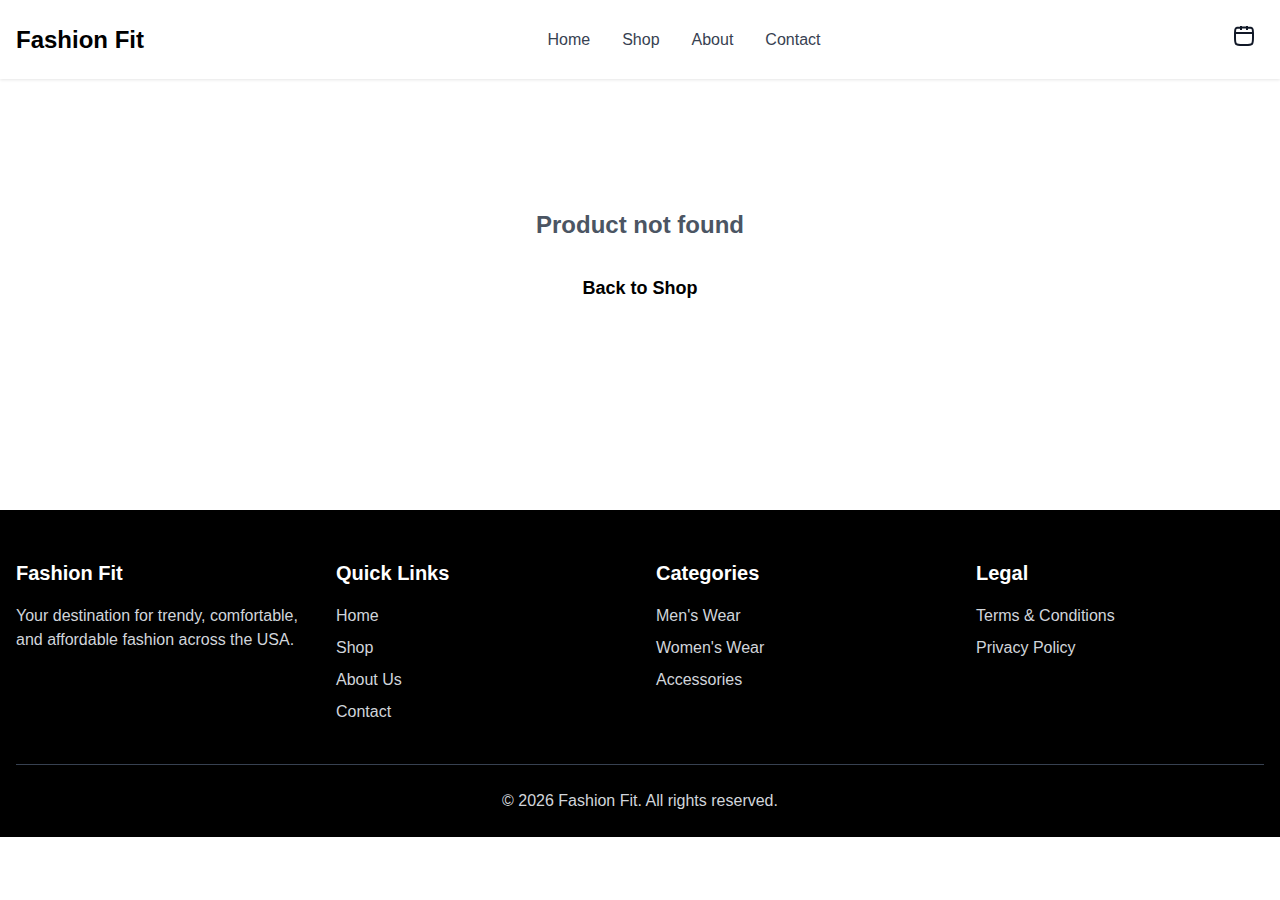
<file: product.html>
<!DOCTYPE html>
<html lang="en">
<head>
  <meta charset="UTF-8">
  <meta name="viewport" content="width=device-width, initial-scale=1.0">
  <meta name="description" content="Product Details - Fashion Fit">
  <title>Product Details - Fashion Fit</title>
  <link rel="stylesheet" href="styles.css">
</head>
<body>
  <!-- Header & Navigation -->
  <header class="header">
    <div class="container">
      <nav class="navbar">
        <a href="index.html" class="logo">Fashion Fit</a>
        
        <ul class="nav-links">
          <li><a href="index.html">Home</a></li>
          <li><a href="shop.html">Shop</a></li>
          <li><a href="about.html">About</a></li>
          <li><a href="contact.html">Contact</a></li>
        </ul>
        
        <div class="nav-actions">
          <a href="cart.html" class="cart-icon">
            <svg width="24" height="24" viewBox="0 0 24 24" fill="none" stroke="currentColor" stroke-width="2">
              <path d="M9 2L9 6M15 2L15 6M3.5 9.09h17M3 13.55V9.09C3 6.5 3 5.21 3.77 4.36 4.54 3.5 5.72 3.5 8.09 3.5h7.82c2.37 0 3.55 0 4.32.86.77.85.77 2.14.77 4.73v4.46c0 3.54 0 5.31-1.09 6.42C18.82 21.06 17.1 21.06 13.64 21.06h-3.28c-3.46 0-5.18 0-6.27-1.09C3 18.88 3 17.1 3 13.55Z"/>
            </svg>
            <span class="cart-count">0</span>
          </a>
          <button class="mobile-menu-btn">
            <svg width="24" height="24" viewBox="0 0 24 24" fill="none" stroke="currentColor" stroke-width="2">
              <line x1="3" y1="12" x2="21" y2="12"></line>
              <line x1="3" y1="6" x2="21" y2="6"></line>
              <line x1="3" y1="18" x2="21" y2="18"></line>
            </svg>
          </button>
        </div>
      </nav>
    </div>
  </header>

  <!-- Product Detail -->
  <section class="section">
    <div class="container">
      <div id="product-detail-container"></div>
    </div>
  </section>

  <!-- Footer -->
  <footer class="footer">
    <div class="container">
      <div class="footer-content">
        <div class="footer-section">
          <h3>Fashion Fit</h3>
          <p style="color: var(--color-gray-300); margin-top: 1rem;">Your destination for trendy, comfortable, and affordable fashion across the USA.</p>
        </div>
        <div class="footer-section">
          <h3>Quick Links</h3>
          <ul class="footer-links">
            <li><a href="index.html">Home</a></li>
            <li><a href="shop.html">Shop</a></li>
            <li><a href="about.html">About Us</a></li>
            <li><a href="contact.html">Contact</a></li>
          </ul>
        </div>
        <div class="footer-section">
          <h3>Categories</h3>
          <ul class="footer-links">
            <li><a href="shop.html?category=mens">Men's Wear</a></li>
            <li><a href="shop.html?category=womens">Women's Wear</a></li>
            <li><a href="shop.html?category=accessories">Accessories</a></li>
          </ul>
        </div>
        <div class="footer-section">
          <h3>Legal</h3>
          <ul class="footer-links">
            <li><a href="terms.html">Terms & Conditions</a></li>
            <li><a href="privacy.html">Privacy Policy</a></li>
          </ul>
        </div>
      </div>
      <div class="footer-bottom">
        <p>&copy; 2026 Fashion Fit. All rights reserved.</p>
      </div>
    </div>
  </footer>

  <script src="app.js"></script>
  <script>
    let selectedSize = null;
    let quantity = 1;
    let currentProduct = null;
    
    function renderProductDetail() {
      const productId = getUrlParameter('id');
      currentProduct = products.find(p => p.id === productId);
      
      if (!currentProduct) {
        document.getElementById('product-detail-container').innerHTML = `
          <div class="empty-state">
            <h2>Product not found</h2>
            <a href="shop.html" class="btn btn-primary">Back to Shop</a>
          </div>
        `;
        return;
      }
      
      const hasSizes = currentProduct.sizes && currentProduct.sizes.length > 0;
      if (hasSizes) {
        selectedSize = currentProduct.sizes[0];
      }
      
      const container = document.getElementById('product-detail-container');
      container.innerHTML = `
        <div class="product-detail">
          <div class="product-images">
            <img src="${currentProduct.image}" alt="${currentProduct.name}" class="main-product-image" id="main-image">
            ${currentProduct.images && currentProduct.images.length > 1 ? `
              <div class="thumbnail-images">
                ${currentProduct.images.map((img, index) => `
                  <img src="${img}" alt="${currentProduct.name}" class="thumbnail ${index === 0 ? 'active' : ''}" onclick="changeMainImage('${img}', this)">
                `).join('')}
              </div>
            ` : ''}
          </div>
          
          <div class="product-detail-info">
            <h1>${currentProduct.name}</h1>
            <div class="product-category" style="font-size: 1rem; color: var(--color-gray-600); margin-bottom: 1rem;">
              ${currentProduct.category.replace('-', ' ')}
            </div>
            <div class="product-detail-price">${formatPrice(currentProduct.price)}</div>
            
            <p style="color: var(--color-gray-700); line-height: 1.8; margin-bottom: 2rem;">
              ${currentProduct.description}
            </p>
            
            ${hasSizes ? `
              <div class="size-selector">
                <label class="filter-label">Select Size</label>
                <div class="size-options">
                  ${currentProduct.sizes.map((size, index) => `
                    <button class="size-btn ${index === 0 ? 'active' : ''}" onclick="selectSize('${size}', this)">
                      ${size}
                    </button>
                  `).join('')}
                </div>
              </div>
            ` : ''}
            
            <div class="size-selector">
              <label class="filter-label">Quantity</label>
              <div class="quantity-controls">
                <button class="quantity-btn" onclick="changeQuantity(-1)">
                  <svg width="16" height="16" viewBox="0 0 24 24" fill="none" stroke="currentColor" stroke-width="2">
                    <line x1="5" y1="12" x2="19" y2="12"></line>
                  </svg>
                </button>
                <span class="quantity-display" id="quantity-display">${quantity}</span>
                <button class="quantity-btn" onclick="changeQuantity(1)">
                  <svg width="16" height="16" viewBox="0 0 24 24" fill="none" stroke="currentColor" stroke-width="2">
                    <line x1="12" y1="5" x2="12" y2="19"></line>
                    <line x1="5" y1="12" x2="19" y2="12"></line>
                  </svg>
                </button>
              </div>
            </div>
            
            <button class="btn btn-black" style="width: 100%; margin-top: 2rem;" onclick="addProductToCart()">
              Add to Cart
            </button>
            
            <div style="margin-top: 2rem; padding-top: 2rem; border-top: 1px solid var(--color-gray-200);">
              <h3 style="font-weight: 600; margin-bottom: 1rem;">Product Features</h3>
              <ul style="list-style: disc; margin-left: 1.5rem; color: var(--color-gray-700);">
                <li>Premium quality materials</li>
                <li>Comfortable fit for all-day wear</li>
                <li>Easy care and maintenance</li>
                <li>Cash on Delivery available</li>
                <li>Fast shipping across USA</li>
              </ul>
            </div>
          </div>
        </div>
      `;
    }
    
    function changeMainImage(imageSrc, thumbnail) {
      document.getElementById('main-image').src = imageSrc;
      document.querySelectorAll('.thumbnail').forEach(t => t.classList.remove('active'));
      thumbnail.classList.add('active');
    }
    
    function selectSize(size, button) {
      selectedSize = size;
      document.querySelectorAll('.size-btn').forEach(btn => btn.classList.remove('active'));
      button.classList.add('active');
    }
    
    function changeQuantity(delta) {
      quantity = Math.max(1, quantity + delta);
      document.getElementById('quantity-display').textContent = quantity;
    }
    
    function addProductToCart() {
      if (currentProduct.sizes && currentProduct.sizes.length > 0 && !selectedSize) {
        alert('Please select a size');
        return;
      }
      cartManager.addToCart(currentProduct.id, selectedSize, quantity);
    }
    
    document.addEventListener('DOMContentLoaded', function() {
      renderProductDetail();
    });
  </script>
</body>
</html>
</file>
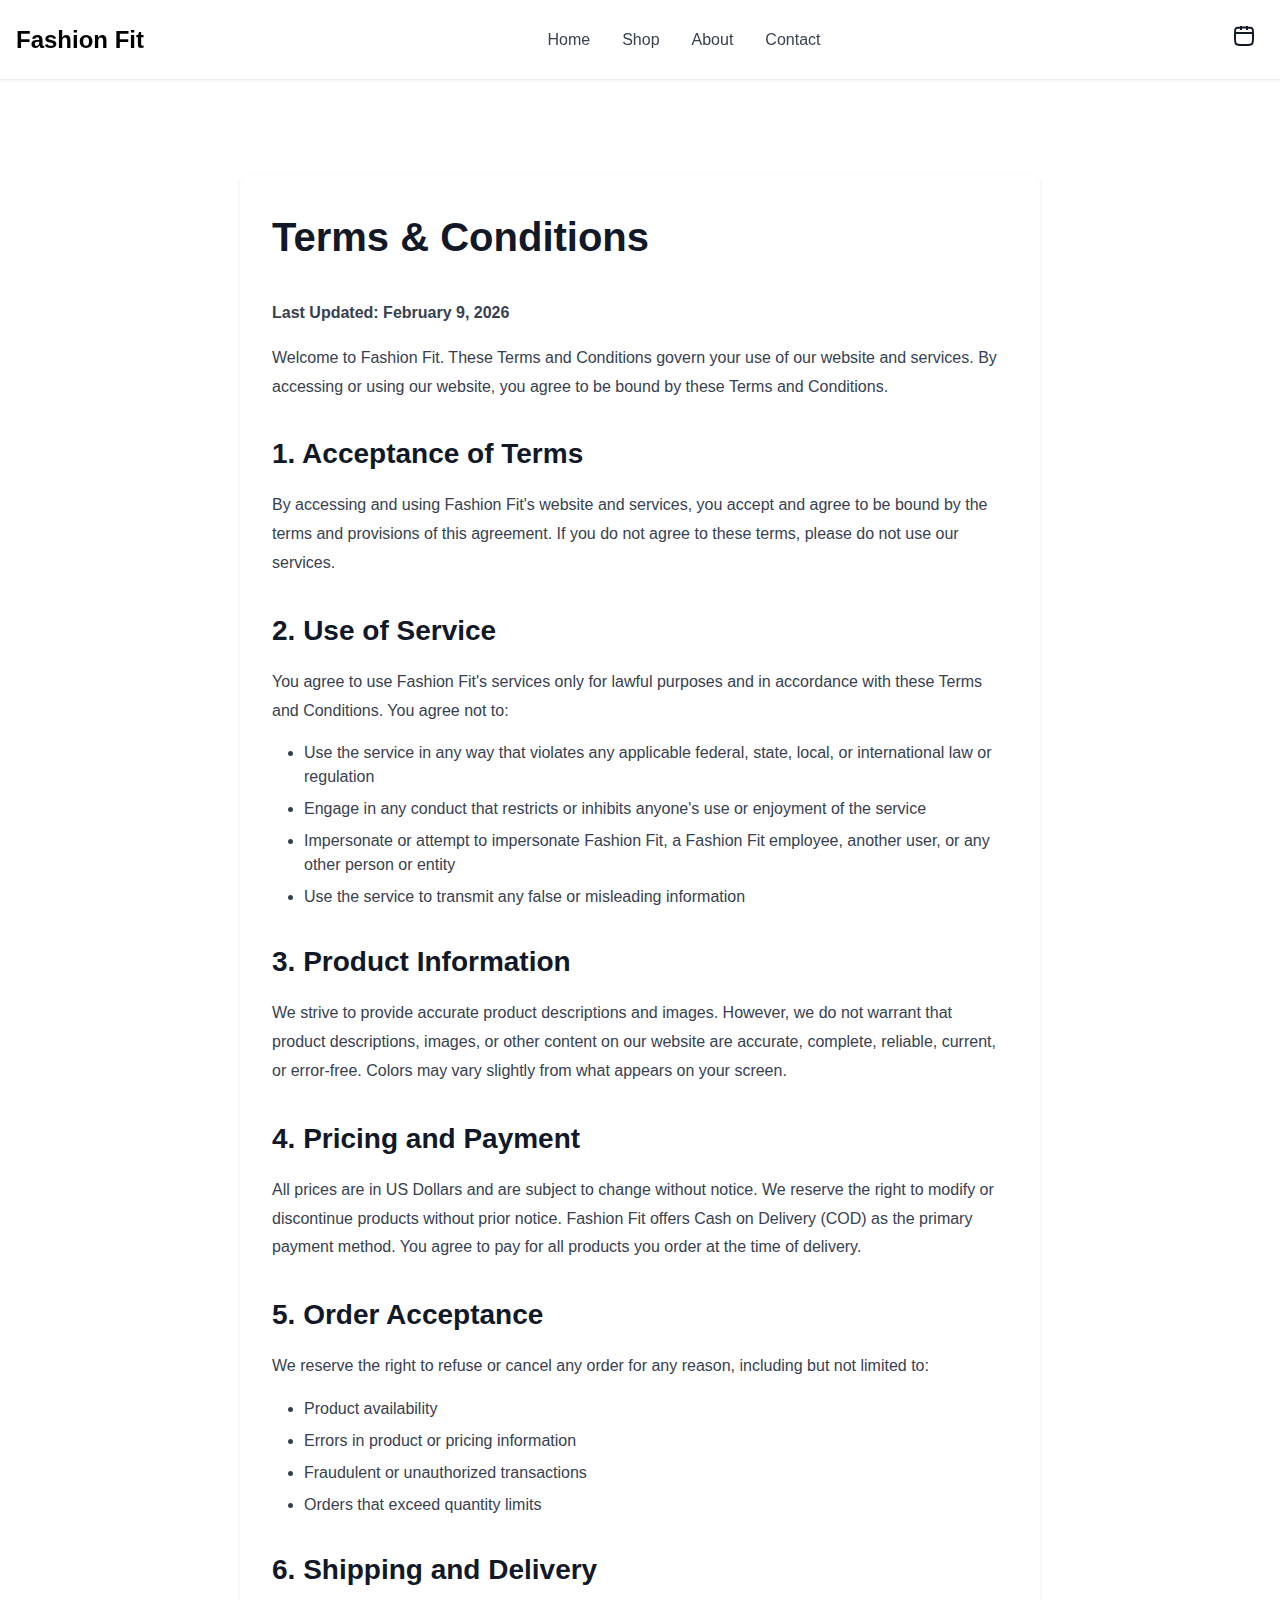
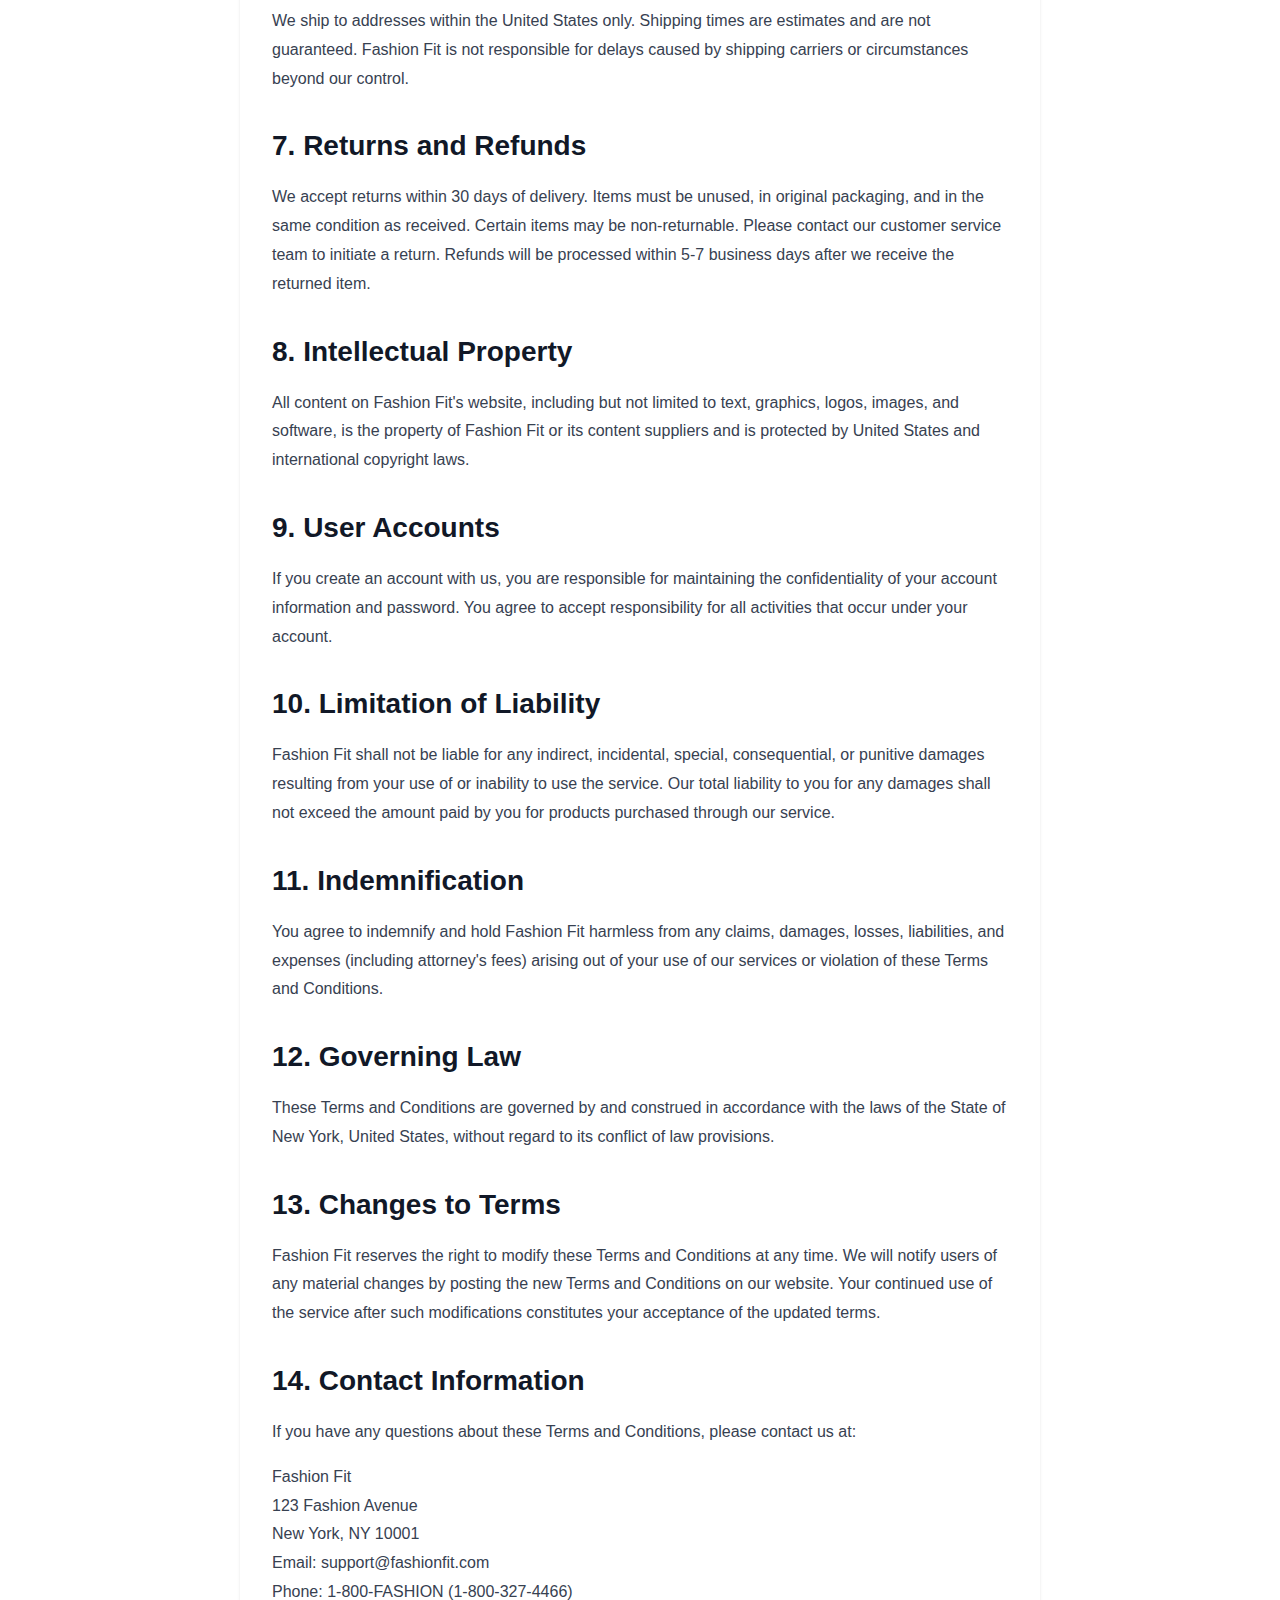
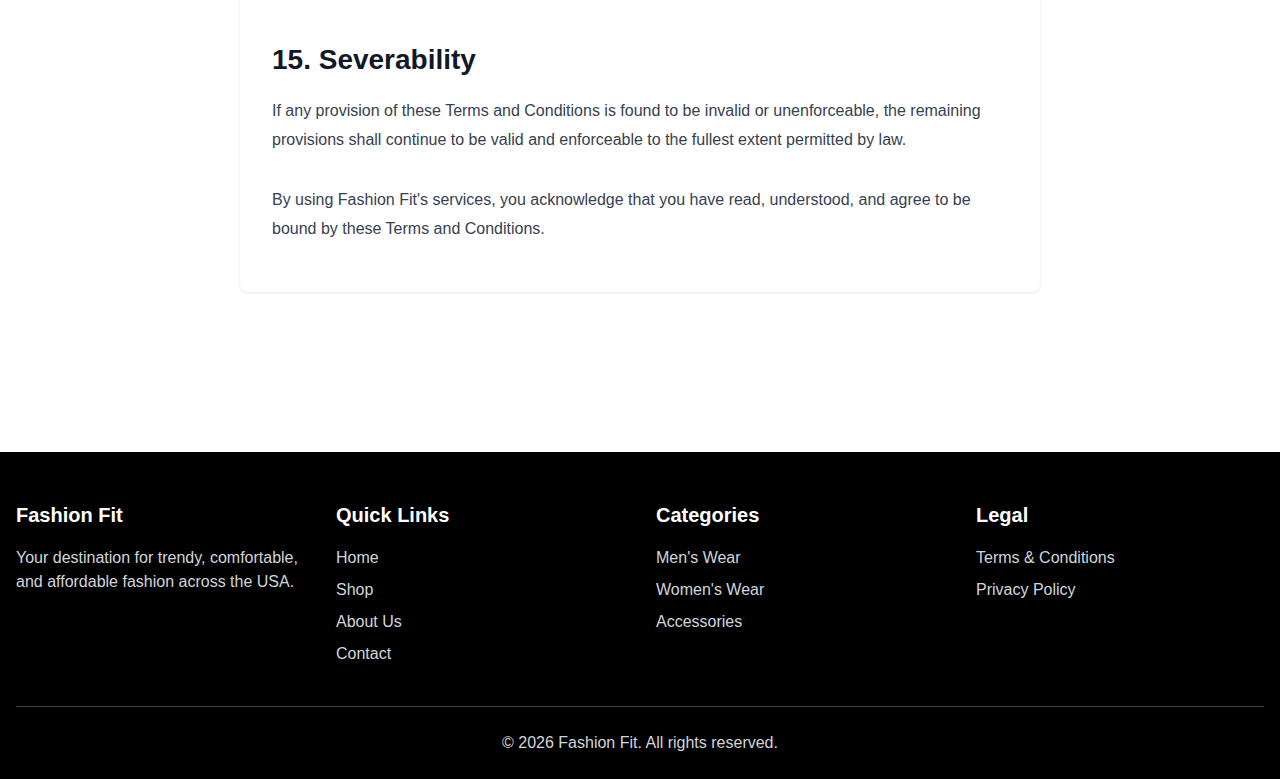
<file: terms.html>
<!DOCTYPE html>
<html lang="en">
<head>
  <meta charset="UTF-8">
  <meta name="viewport" content="width=device-width, initial-scale=1.0">
  <meta name="description" content="Terms and Conditions - Fashion Fit">
  <title>Terms & Conditions - Fashion Fit</title>
  <link rel="stylesheet" href="styles.css">
</head>
<body>
  <!-- Header & Navigation -->
  <header class="header">
    <div class="container">
      <nav class="navbar">
        <a href="index.html" class="logo">Fashion Fit</a>
        
        <ul class="nav-links">
          <li><a href="index.html">Home</a></li>
          <li><a href="shop.html">Shop</a></li>
          <li><a href="about.html">About</a></li>
          <li><a href="contact.html">Contact</a></li>
        </ul>
        
        <div class="nav-actions">
          <a href="cart.html" class="cart-icon">
            <svg width="24" height="24" viewBox="0 0 24 24" fill="none" stroke="currentColor" stroke-width="2">
              <path d="M9 2L9 6M15 2L15 6M3.5 9.09h17M3 13.55V9.09C3 6.5 3 5.21 3.77 4.36 4.54 3.5 5.72 3.5 8.09 3.5h7.82c2.37 0 3.55 0 4.32.86.77.85.77 2.14.77 4.73v4.46c0 3.54 0 5.31-1.09 6.42C18.82 21.06 17.1 21.06 13.64 21.06h-3.28c-3.46 0-5.18 0-6.27-1.09C3 18.88 3 17.1 3 13.55Z"/>
            </svg>
            <span class="cart-count">0</span>
          </a>
          <button class="mobile-menu-btn">
            <svg width="24" height="24" viewBox="0 0 24 24" fill="none" stroke="currentColor" stroke-width="2">
              <line x1="3" y1="12" x2="21" y2="12"></line>
              <line x1="3" y1="6" x2="21" y2="6"></line>
              <line x1="3" y1="18" x2="21" y2="18"></line>
            </svg>
          </button>
        </div>
      </nav>
    </div>
  </header>

  <!-- Terms Content -->
  <section class="section">
    <div class="container">
      <div class="content-page">
        <h1>Terms & Conditions</h1>
        
        <p><strong>Last Updated: February 9, 2026</strong></p>
        
        <p>Welcome to Fashion Fit. These Terms and Conditions govern your use of our website and services. By accessing or using our website, you agree to be bound by these Terms and Conditions.</p>
        
        <h2>1. Acceptance of Terms</h2>
        <p>By accessing and using Fashion Fit's website and services, you accept and agree to be bound by the terms and provisions of this agreement. If you do not agree to these terms, please do not use our services.</p>
        
        <h2>2. Use of Service</h2>
        <p>You agree to use Fashion Fit's services only for lawful purposes and in accordance with these Terms and Conditions. You agree not to:</p>
        <ul>
          <li>Use the service in any way that violates any applicable federal, state, local, or international law or regulation</li>
          <li>Engage in any conduct that restricts or inhibits anyone's use or enjoyment of the service</li>
          <li>Impersonate or attempt to impersonate Fashion Fit, a Fashion Fit employee, another user, or any other person or entity</li>
          <li>Use the service to transmit any false or misleading information</li>
        </ul>
        
        <h2>3. Product Information</h2>
        <p>We strive to provide accurate product descriptions and images. However, we do not warrant that product descriptions, images, or other content on our website are accurate, complete, reliable, current, or error-free. Colors may vary slightly from what appears on your screen.</p>
        
        <h2>4. Pricing and Payment</h2>
        <p>All prices are in US Dollars and are subject to change without notice. We reserve the right to modify or discontinue products without prior notice. Fashion Fit offers Cash on Delivery (COD) as the primary payment method. You agree to pay for all products you order at the time of delivery.</p>
        
        <h2>5. Order Acceptance</h2>
        <p>We reserve the right to refuse or cancel any order for any reason, including but not limited to:</p>
        <ul>
          <li>Product availability</li>
          <li>Errors in product or pricing information</li>
          <li>Fraudulent or unauthorized transactions</li>
          <li>Orders that exceed quantity limits</li>
        </ul>
        
        <h2>6. Shipping and Delivery</h2>
        <p>We ship to addresses within the United States only. Shipping times are estimates and are not guaranteed. Fashion Fit is not responsible for delays caused by shipping carriers or circumstances beyond our control.</p>
        
        <h2>7. Returns and Refunds</h2>
        <p>We accept returns within 30 days of delivery. Items must be unused, in original packaging, and in the same condition as received. Certain items may be non-returnable. Please contact our customer service team to initiate a return. Refunds will be processed within 5-7 business days after we receive the returned item.</p>
        
        <h2>8. Intellectual Property</h2>
        <p>All content on Fashion Fit's website, including but not limited to text, graphics, logos, images, and software, is the property of Fashion Fit or its content suppliers and is protected by United States and international copyright laws.</p>
        
        <h2>9. User Accounts</h2>
        <p>If you create an account with us, you are responsible for maintaining the confidentiality of your account information and password. You agree to accept responsibility for all activities that occur under your account.</p>
        
        <h2>10. Limitation of Liability</h2>
        <p>Fashion Fit shall not be liable for any indirect, incidental, special, consequential, or punitive damages resulting from your use of or inability to use the service. Our total liability to you for any damages shall not exceed the amount paid by you for products purchased through our service.</p>
        
        <h2>11. Indemnification</h2>
        <p>You agree to indemnify and hold Fashion Fit harmless from any claims, damages, losses, liabilities, and expenses (including attorney's fees) arising out of your use of our services or violation of these Terms and Conditions.</p>
        
        <h2>12. Governing Law</h2>
        <p>These Terms and Conditions are governed by and construed in accordance with the laws of the State of New York, United States, without regard to its conflict of law provisions.</p>
        
        <h2>13. Changes to Terms</h2>
        <p>Fashion Fit reserves the right to modify these Terms and Conditions at any time. We will notify users of any material changes by posting the new Terms and Conditions on our website. Your continued use of the service after such modifications constitutes your acceptance of the updated terms.</p>
        
        <h2>14. Contact Information</h2>
        <p>If you have any questions about these Terms and Conditions, please contact us at:</p>
        <p>
          Fashion Fit<br>
          123 Fashion Avenue<br>
          New York, NY 10001<br>
          Email: support@fashionfit.com<br>
          Phone: 1-800-FASHION (1-800-327-4466)
        </p>
        
        <h2>15. Severability</h2>
        <p>If any provision of these Terms and Conditions is found to be invalid or unenforceable, the remaining provisions shall continue to be valid and enforceable to the fullest extent permitted by law.</p>
        
        <p style="margin-top: 2rem;">By using Fashion Fit's services, you acknowledge that you have read, understood, and agree to be bound by these Terms and Conditions.</p>
      </div>
    </div>
  </section>

  <!-- Footer -->
  <footer class="footer">
    <div class="container">
      <div class="footer-content">
        <div class="footer-section">
          <h3>Fashion Fit</h3>
          <p style="color: var(--color-gray-300); margin-top: 1rem;">Your destination for trendy, comfortable, and affordable fashion across the USA.</p>
        </div>
        <div class="footer-section">
          <h3>Quick Links</h3>
          <ul class="footer-links">
            <li><a href="index.html">Home</a></li>
            <li><a href="shop.html">Shop</a></li>
            <li><a href="about.html">About Us</a></li>
            <li><a href="contact.html">Contact</a></li>
          </ul>
        </div>
        <div class="footer-section">
          <h3>Categories</h3>
          <ul class="footer-links">
            <li><a href="shop.html?category=mens">Men's Wear</a></li>
            <li><a href="shop.html?category=womens">Women's Wear</a></li>
            <li><a href="shop.html?category=accessories">Accessories</a></li>
          </ul>
        </div>
        <div class="footer-section">
          <h3>Legal</h3>
          <ul class="footer-links">
            <li><a href="terms.html">Terms & Conditions</a></li>
            <li><a href="privacy.html">Privacy Policy</a></li>
          </ul>
        </div>
      </div>
      <div class="footer-bottom">
        <p>&copy; 2026 Fashion Fit. All rights reserved.</p>
      </div>
    </div>
  </footer>

  <script src="app.js"></script>
</body>
</html>
</file>
<file: styles.css>
/**
 * Fashion Fit - Main Stylesheet
 * Modern eCommerce styling with clean, premium design
 */

/* CSS Variables for Theme */
:root {
  --color-primary: #000000;
  --color-secondary: #ffffff;
  --color-accent: #4a5568;
  --color-gray-50: #f9fafb;
  --color-gray-100: #f3f4f6;
  --color-gray-200: #e5e7eb;
  --color-gray-300: #d1d5db;
  --color-gray-600: #4b5563;
  --color-gray-700: #374151;
  --color-gray-900: #111827;
  --spacing-unit: 8px;
  --border-radius: 8px;
  --transition: all 0.3s ease;
}

/* Reset & Base Styles */
* {
  margin: 0;
  padding: 0;
  box-sizing: border-box;
}

html {
  scroll-behavior: smooth;
}

body {
  font-family: -apple-system, BlinkMacSystemFont, 'Segoe UI', 'Roboto', 'Oxygen',
    'Ubuntu', 'Cantarell', 'Fira Sans', 'Droid Sans', 'Helvetica Neue', sans-serif;
  -webkit-font-smoothing: antialiased;
  -moz-osx-font-smoothing: grayscale;
  color: var(--color-gray-900);
  line-height: 1.5;
}

img {
  max-width: 100%;
  height: auto;
  display: block;
}

a {
  text-decoration: none;
  color: inherit;
}

button {
  cursor: pointer;
  border: none;
  background: none;
  font-family: inherit;
}

/* Container */
.container {
  max-width: 1280px;
  margin: 0 auto;
  padding: 0 1rem;
}

/* Header & Navigation */
.header {
  background: white;
  box-shadow: 0 1px 3px rgba(0, 0, 0, 0.1);
  position: sticky;
  top: 0;
  z-index: 1000;
}

.navbar {
  display: flex;
  justify-content: space-between;
  align-items: center;
  padding: 1rem 0;
}

.logo {
  font-size: 1.5rem;
  font-weight: bold;
  color: var(--color-primary);
}

.nav-links {
  display: flex;
  gap: 2rem;
  list-style: none;
}

.nav-links a {
  color: var(--color-gray-700);
  font-weight: 500;
  transition: var(--transition);
}

.nav-links a:hover,
.nav-links a.active {
  color: var(--color-primary);
}

.nav-actions {
  display: flex;
  gap: 1rem;
  align-items: center;
}

.cart-icon {
  position: relative;
  padding: 0.5rem;
}

.cart-count {
  position: absolute;
  top: 0;
  right: 0;
  background: var(--color-primary);
  color: white;
  border-radius: 50%;
  width: 20px;
  height: 20px;
  display: flex;
  align-items: center;
  justify-content: center;
  font-size: 0.75rem;
  font-weight: bold;
}

.mobile-menu-btn {
  display: none;
  padding: 0.5rem;
}

/* Hero Section */
.hero {
  position: relative;
  height: 600px;
  overflow: hidden;
}

.hero-image {
  width: 100%;
  height: 100%;
  object-fit: cover;
}

.hero-overlay {
  position: absolute;
  inset: 0;
  background: rgba(0, 0, 0, 0.4);
}

.hero-content {
  position: absolute;
  inset: 0;
  display: flex;
  align-items: center;
  justify-content: center;
  text-align: center;
  padding: 1rem;
}

.hero-text {
  max-width: 48rem;
  animation: fadeInUp 0.8s ease;
}

.hero h1 {
  font-size: 3rem;
  font-weight: bold;
  color: white;
  margin-bottom: 1.5rem;
  line-height: 1.2;
}

.hero p {
  font-size: 1.25rem;
  color: white;
  margin-bottom: 2rem;
}

.hero-buttons {
  display: flex;
  gap: 1rem;
  justify-content: center;
  flex-wrap: wrap;
}

/* Buttons */
.btn {
  padding: 1rem 2rem;
  border-radius: var(--border-radius);
  font-weight: 600;
  font-size: 1.125rem;
  transition: var(--transition);
  display: inline-block;
}

.btn-primary {
  background: white;
  color: black;
}

.btn-primary:hover {
  background: var(--color-gray-100);
  transform: scale(1.05);
}

.btn-secondary {
  background: transparent;
  color: white;
  border: 2px solid white;
}

.btn-secondary:hover {
  background: white;
  color: black;
  transform: scale(1.05);
}

.btn-black {
  background: var(--color-primary);
  color: white;
}

.btn-black:hover {
  background: var(--color-gray-700);
  transform: scale(1.05);
}

.btn-outline {
  background: white;
  color: var(--color-primary);
  border: 2px solid var(--color-primary);
}

.btn-outline:hover {
  background: var(--color-primary);
  color: white;
}

/* Section Styles */
.section {
  padding: 4rem 0;
}

.section-gray {
  background: var(--color-gray-50);
}

.section-black {
  background: var(--color-primary);
  color: white;
}

.section-header {
  text-align: center;
  margin-bottom: 3rem;
  animation: fadeInUp 0.6s ease;
}

.section-header h2 {
  font-size: 2.5rem;
  font-weight: bold;
  margin-bottom: 1rem;
}

.section-header p {
  font-size: 1.125rem;
  color: var(--color-gray-600);
}

.section-black .section-header p {
  color: var(--color-gray-300);
}

/* Product Grid */
.product-grid {
  display: grid;
  grid-template-columns: repeat(auto-fill, minmax(280px, 1fr));
  gap: 1.5rem;
}

/* Product Card */
.product-card {
  background: white;
  border-radius: var(--border-radius);
  overflow: hidden;
  box-shadow: 0 1px 3px rgba(0, 0, 0, 0.1);
  transition: var(--transition);
  animation: fadeInUp 0.6s ease;
}

.product-card:hover {
  box-shadow: 0 10px 25px rgba(0, 0, 0, 0.15);
  transform: translateY(-5px);
}

.product-image-wrapper {
  position: relative;
  overflow: hidden;
  height: 320px;
}

.product-image {
  width: 100%;
  height: 100%;
  object-fit: cover;
  transition: transform 0.5s ease;
}

.product-card:hover .product-image {
  transform: scale(1.1);
}

.product-info {
  padding: 1.5rem;
}

.product-name {
  font-size: 1.125rem;
  font-weight: 600;
  margin-bottom: 0.5rem;
  color: var(--color-gray-900);
}

.product-category {
  font-size: 0.875rem;
  color: var(--color-gray-600);
  text-transform: capitalize;
  margin-bottom: 0.5rem;
}

.product-price {
  font-size: 1.5rem;
  font-weight: bold;
  color: var(--color-primary);
  margin-bottom: 1rem;
}

.add-to-cart-btn {
  width: 100%;
  padding: 0.75rem;
  background: var(--color-primary);
  color: white;
  border-radius: var(--border-radius);
  font-weight: 600;
  transition: var(--transition);
}

.add-to-cart-btn:hover {
  background: var(--color-gray-700);
  transform: scale(1.02);
}

/* Category Cards */
.category-grid {
  display: grid;
  grid-template-columns: repeat(auto-fit, minmax(250px, 1fr));
  gap: 1.5rem;
}

.category-card {
  position: relative;
  height: 320px;
  border-radius: var(--border-radius);
  overflow: hidden;
  box-shadow: 0 4px 6px rgba(0, 0, 0, 0.1);
  transition: var(--transition);
  animation: scaleIn 0.5s ease;
}

.category-card:hover {
  box-shadow: 0 20px 40px rgba(0, 0, 0, 0.2);
}

.category-card img {
  width: 100%;
  height: 100%;
  object-fit: cover;
  transition: transform 0.5s ease;
}

.category-card:hover img {
  transform: scale(1.1);
}

.category-overlay {
  position: absolute;
  inset: 0;
  background: rgba(0, 0, 0, 0.3);
  transition: var(--transition);
}

.category-card:hover .category-overlay {
  background: rgba(0, 0, 0, 0.4);
}

.category-name {
  position: absolute;
  inset: 0;
  display: flex;
  align-items: center;
  justify-content: center;
  font-size: 2rem;
  font-weight: bold;
  color: white;
}

/* Features Grid */
.features-grid {
  display: grid;
  grid-template-columns: repeat(auto-fit, minmax(280px, 1fr));
  gap: 2rem;
}

.feature-card {
  text-align: center;
  padding: 1.5rem;
  background: white;
  border-radius: var(--border-radius);
  box-shadow: 0 1px 3px rgba(0, 0, 0, 0.05);
  transition: var(--transition);
  animation: fadeInUp 0.6s ease;
}

.feature-card:hover {
  box-shadow: 0 4px 12px rgba(0, 0, 0, 0.1);
}

.feature-icon {
  width: 48px;
  height: 48px;
  margin: 0 auto 1rem;
}

.feature-card h3 {
  font-size: 1.25rem;
  font-weight: 600;
  margin-bottom: 0.5rem;
}

.feature-card p {
  color: var(--color-gray-600);
}

/* Cart & Checkout */
.cart-item {
  display: grid;
  grid-template-columns: 100px 1fr auto;
  gap: 1.5rem;
  padding: 1.5rem;
  background: white;
  border-radius: var(--border-radius);
  box-shadow: 0 1px 3px rgba(0, 0, 0, 0.1);
  margin-bottom: 1rem;
}

.cart-item-image {
  width: 100px;
  height: 100px;
  object-fit: cover;
  border-radius: var(--border-radius);
}

.cart-item-info h3 {
  font-size: 1.125rem;
  font-weight: 600;
  margin-bottom: 0.5rem;
}

.cart-item-details {
  color: var(--color-gray-600);
  font-size: 0.875rem;
  margin-bottom: 0.5rem;
}

.quantity-controls {
  display: flex;
  align-items: center;
  gap: 0.5rem;
  margin-top: 0.5rem;
}

.quantity-btn {
  width: 32px;
  height: 32px;
  border: 1px solid var(--color-gray-300);
  border-radius: 4px;
  display: flex;
  align-items: center;
  justify-content: center;
  transition: var(--transition);
}

.quantity-btn:hover {
  background: var(--color-gray-100);
}

.quantity-display {
  width: 48px;
  text-align: center;
  font-weight: 600;
}

.remove-btn {
  color: #ef4444;
  font-size: 0.875rem;
  font-weight: 600;
  padding: 0.5rem 1rem;
  border-radius: var(--border-radius);
  transition: var(--transition);
}

.remove-btn:hover {
  background: #fee2e2;
}

.cart-summary {
  background: white;
  padding: 2rem;
  border-radius: var(--border-radius);
  box-shadow: 0 1px 3px rgba(0, 0, 0, 0.1);
  position: sticky;
  top: 100px;
}

.summary-row {
  display: flex;
  justify-content: space-between;
  margin-bottom: 1rem;
  padding-bottom: 1rem;
  border-bottom: 1px solid var(--color-gray-200);
}

.summary-total {
  font-size: 1.5rem;
  font-weight: bold;
}

/* Forms */
.form-group {
  margin-bottom: 1.5rem;
}

.form-label {
  display: block;
  margin-bottom: 0.5rem;
  font-weight: 600;
  color: var(--color-gray-700);
}

.form-input,
.form-select,
.form-textarea {
  width: 100%;
  padding: 0.75rem;
  border: 1px solid var(--color-gray-300);
  border-radius: var(--border-radius);
  font-family: inherit;
  font-size: 1rem;
  transition: var(--transition);
}

.form-input:focus,
.form-select:focus,
.form-textarea:focus {
  outline: none;
  border-color: var(--color-primary);
  box-shadow: 0 0 0 3px rgba(0, 0, 0, 0.1);
}

.form-textarea {
  resize: vertical;
  min-height: 120px;
}

.error-message {
  color: #ef4444;
  font-size: 0.875rem;
  margin-top: 0.25rem;
}

.form-grid {
  display: grid;
  grid-template-columns: repeat(auto-fit, minmax(250px, 1fr));
  gap: 1.5rem;
}

/* Filter Section */
.filters {
  background: white;
  padding: 1.5rem;
  border-radius: var(--border-radius);
  box-shadow: 0 1px 3px rgba(0, 0, 0, 0.1);
  margin-bottom: 2rem;
}

.filter-group {
  margin-bottom: 1.5rem;
}

.filter-label {
  display: block;
  margin-bottom: 0.5rem;
  font-weight: 600;
}

.filter-buttons {
  display: flex;
  flex-wrap: wrap;
  gap: 0.5rem;
}

.filter-btn {
  padding: 0.5rem 1rem;
  border: 1px solid var(--color-gray-300);
  border-radius: var(--border-radius);
  background: white;
  transition: var(--transition);
}

.filter-btn:hover,
.filter-btn.active {
  background: var(--color-primary);
  color: white;
  border-color: var(--color-primary);
}

/* Product Detail */
.product-detail {
  display: grid;
  grid-template-columns: 1fr 1fr;
  gap: 3rem;
  margin-top: 2rem;
}

.product-images {
  display: flex;
  flex-direction: column;
  gap: 1rem;
}

.main-product-image {
  width: 100%;
  height: 600px;
  object-fit: cover;
  border-radius: var(--border-radius);
}

.thumbnail-images {
  display: flex;
  gap: 1rem;
}

.thumbnail {
  width: 100px;
  height: 100px;
  object-fit: cover;
  border-radius: var(--border-radius);
  cursor: pointer;
  border: 2px solid transparent;
  transition: var(--transition);
}

.thumbnail:hover,
.thumbnail.active {
  border-color: var(--color-primary);
}

.product-detail-info h1 {
  font-size: 2.5rem;
  font-weight: bold;
  margin-bottom: 1rem;
}

.product-detail-price {
  font-size: 2rem;
  font-weight: bold;
  color: var(--color-primary);
  margin-bottom: 1.5rem;
}

.size-selector {
  margin-bottom: 1.5rem;
}

.size-options {
  display: flex;
  gap: 0.5rem;
  flex-wrap: wrap;
}

.size-btn {
  padding: 0.75rem 1.5rem;
  border: 2px solid var(--color-gray-300);
  border-radius: var(--border-radius);
  background: white;
  font-weight: 600;
  transition: var(--transition);
}

.size-btn:hover,
.size-btn.active {
  border-color: var(--color-primary);
  background: var(--color-primary);
  color: white;
}

/* Footer */
.footer {
  background: var(--color-primary);
  color: white;
  padding: 3rem 0 1.5rem;
  margin-top: 4rem;
}

.footer-content {
  display: grid;
  grid-template-columns: repeat(auto-fit, minmax(250px, 1fr));
  gap: 2rem;
  margin-bottom: 2rem;
}

.footer-section h3 {
  font-size: 1.25rem;
  font-weight: bold;
  margin-bottom: 1rem;
}

.footer-links {
  list-style: none;
}

.footer-links li {
  margin-bottom: 0.5rem;
}

.footer-links a {
  color: var(--color-gray-300);
  transition: var(--transition);
}

.footer-links a:hover {
  color: white;
}

.footer-bottom {
  border-top: 1px solid var(--color-gray-700);
  padding-top: 1.5rem;
  text-align: center;
  color: var(--color-gray-300);
}

/* Content Pages */
.content-page {
  max-width: 800px;
  margin: 2rem auto;
  padding: 2rem;
  background: white;
  border-radius: var(--border-radius);
  box-shadow: 0 1px 3px rgba(0, 0, 0, 0.1);
}

.content-page h1 {
  font-size: 2.5rem;
  font-weight: bold;
  margin-bottom: 2rem;
}

.content-page h2 {
  font-size: 1.75rem;
  font-weight: bold;
  margin-top: 2rem;
  margin-bottom: 1rem;
}

.content-page p {
  margin-bottom: 1rem;
  line-height: 1.8;
  color: var(--color-gray-700);
}

.content-page ul {
  margin-left: 2rem;
  margin-bottom: 1rem;
}

.content-page li {
  margin-bottom: 0.5rem;
  color: var(--color-gray-700);
}

/* Animations */
@keyframes fadeInUp {
  from {
    opacity: 0;
    transform: translateY(20px);
  }
  to {
    opacity: 1;
    transform: translateY(0);
  }
}

@keyframes scaleIn {
  from {
    opacity: 0;
    transform: scale(0.9);
  }
  to {
    opacity: 1;
    transform: scale(1);
  }
}

/* Responsive */
@media (max-width: 768px) {
  .hero h1 {
    font-size: 2rem;
  }

  .hero p {
    font-size: 1rem;
  }

  .hero-buttons {
    flex-direction: column;
  }

  .nav-links {
    display: none;
  }

  .mobile-menu-btn {
    display: block;
  }

  .product-detail {
    grid-template-columns: 1fr;
  }

  .main-product-image {
    height: 400px;
  }

  .cart-item {
    grid-template-columns: 80px 1fr;
    gap: 1rem;
  }

  .cart-item-actions {
    grid-column: 1 / -1;
  }

  .section-header h2 {
    font-size: 2rem;
  }

  .form-grid {
    grid-template-columns: 1fr;
  }
}

/* Utility Classes */
.text-center {
  text-align: center;
}

.mt-1 { margin-top: 0.5rem; }
.mt-2 { margin-top: 1rem; }
.mt-4 { margin-top: 2rem; }
.mb-1 { margin-bottom: 0.5rem; }
.mb-2 { margin-bottom: 1rem; }
.mb-4 { margin-bottom: 2rem; }

.hidden {
  display: none;
}

.empty-state {
  text-align: center;
  padding: 4rem 2rem;
}

.empty-state h2 {
  font-size: 1.5rem;
  margin-bottom: 1rem;
  color: var(--color-gray-600);
}

.success-message {
  background: #d1fae5;
  color: #065f46;
  padding: 1rem;
  border-radius: var(--border-radius);
  margin-bottom: 1rem;
  text-align: center;
}
</file>
